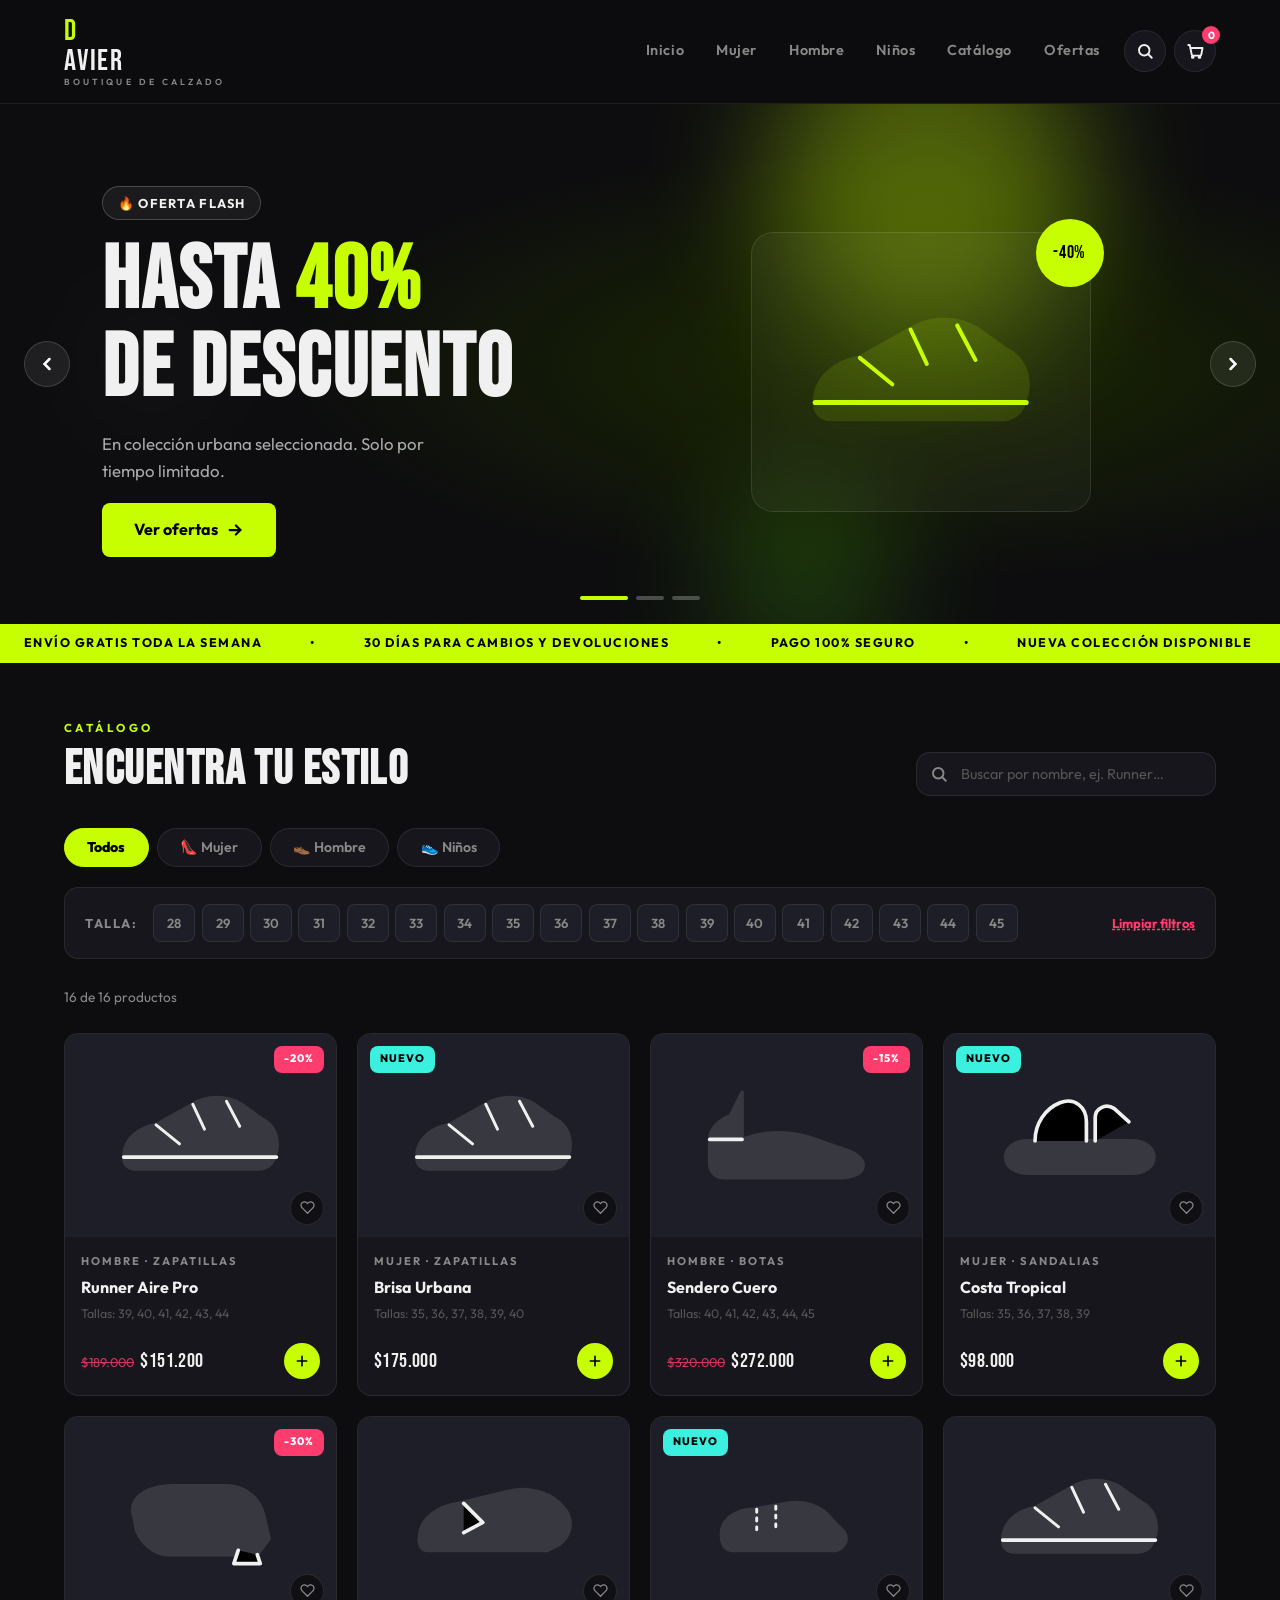
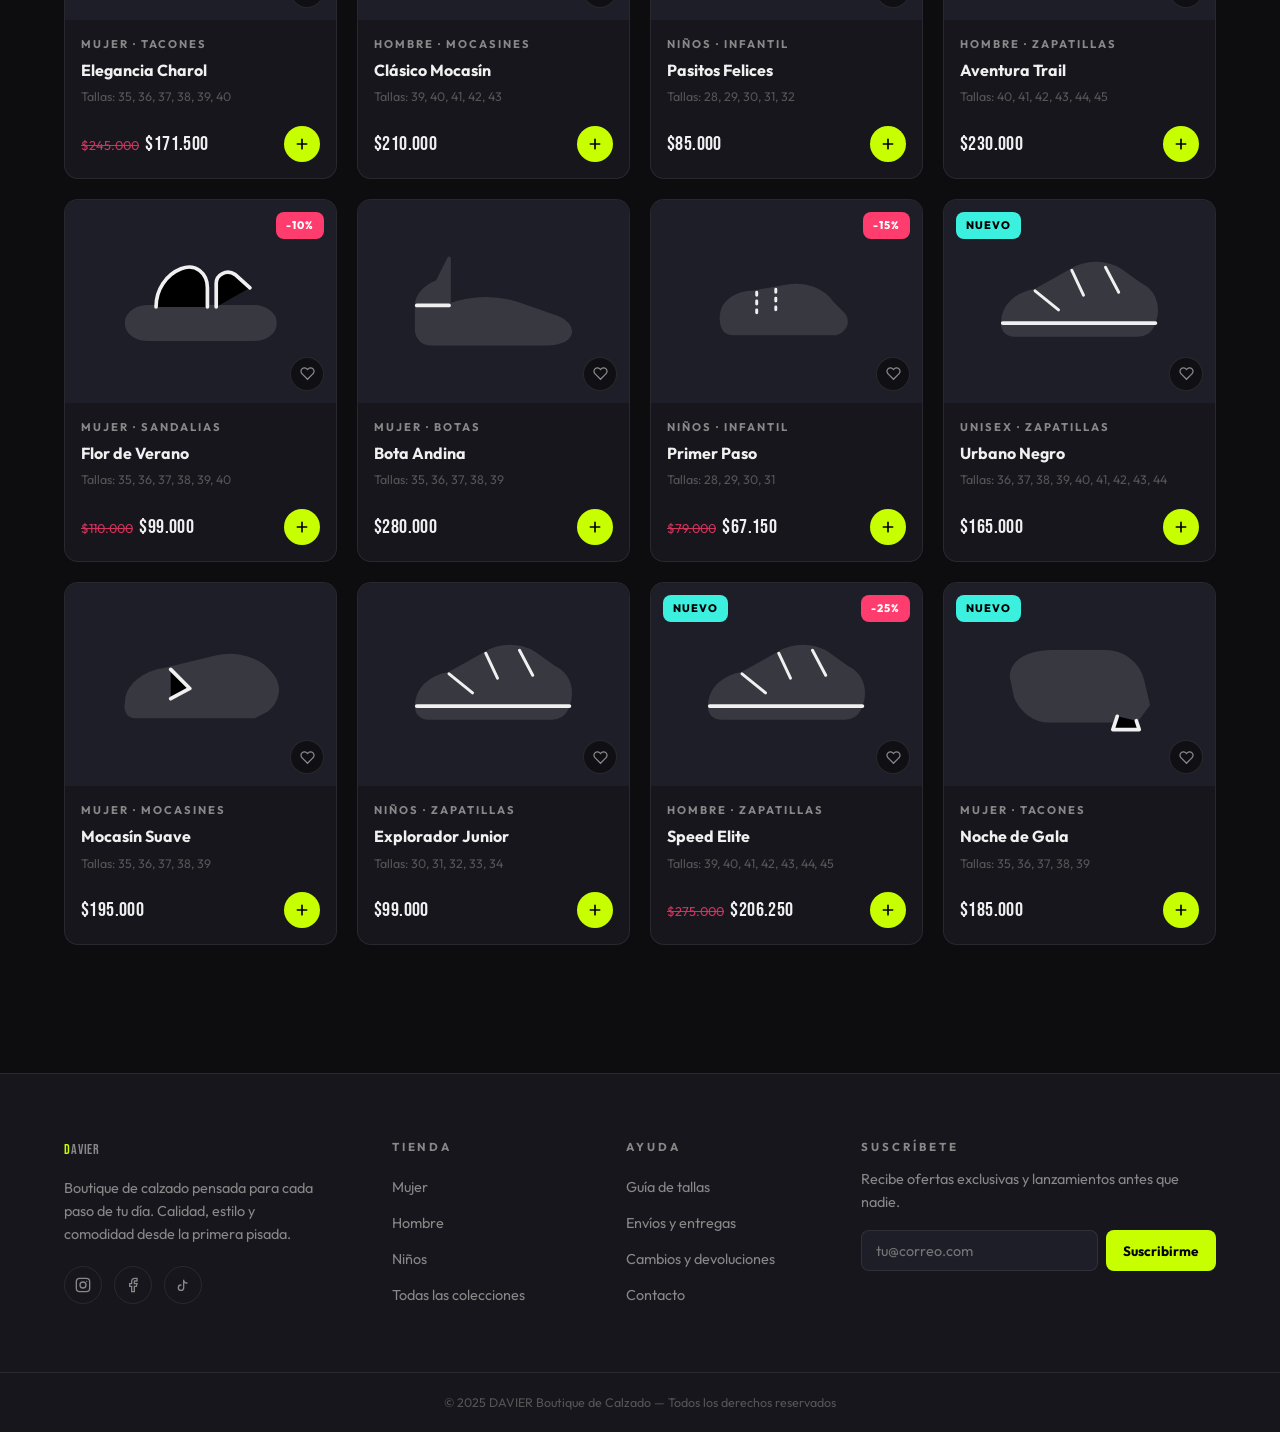
<file: davier/index.html>
<!DOCTYPE html>
<html lang="es">
<head>
  <meta charset="UTF-8" />
  <meta name="viewport" content="width=device-width, initial-scale=1.0" />
  <title>DAVIER — Boutique de Calzado</title>
  <meta name="description" content="Davier Boutique: calzado moderno para mujer, hombre y niños. Filtra por género y talla, busca tu modelo favorito y aprovecha nuestras ofertas." />
  <link rel="icon" href="data:image/svg+xml,<svg xmlns='http://www.w3.org/2000/svg' viewBox='0 0 100 100'><text y='.9em' font-size='90'>👟</text></svg>" />

  <!-- Fuentes -->
  <link rel="preconnect" href="https://fonts.googleapis.com" />
  <link rel="preconnect" href="https://fonts.gstatic.com" crossorigin />
  <link href="https://fonts.googleapis.com/css2?family=Bebas+Neue&family=Outfit:wght@400;500;600;700;800&display=swap" rel="stylesheet" />

  <!-- Estilos -->
  <link rel="stylesheet" href="css/main.css" />
  <link rel="stylesheet" href="css/hero.css" />
  <link rel="stylesheet" href="css/catalog.css" />
  <link rel="stylesheet" href="css/cart.css" />
  <link rel="stylesheet" href="css/checkout.css" />
</head>
<body>

  <!-- SVG Sprite: íconos de zapatos (reemplaza con <img> cuando tengas fotos reales) -->
  <svg style="display:none" aria-hidden="true">
    <symbol id="icon-sneaker" viewBox="0 0 120 70">
      <path d="M8 50C8 38 18 30 30 28L55 14C65 8 78 8 88 14L102 24C110 28 114 36 112 46L110 52C108 56 104 58 100 58L16 58C11 58 8 55 8 50Z" fill="currentColor" opacity=".12" stroke="currentColor" stroke-width="2.5" stroke-linejoin="round"/>
      <path d="M30 28L46 41M55 14L63 31M78 12L87 29" stroke="currentColor" stroke-width="2" stroke-linecap="round"/>
      <path d="M8 50L112 50" stroke="currentColor" stroke-width="2.5" stroke-linecap="round"/>
    </symbol>
    <symbol id="icon-boot" viewBox="0 0 120 70">
      <path d="M30 6L30 38C46 32 64 32 80 38L100 45C110 48 114 53 112 58C110 62 104 64 98 64L18 64C12 64 8 60 8 54L8 38C8 30 16 24 22 22L30 6Z" fill="currentColor" opacity=".12" stroke="currentColor" stroke-width="2.5" stroke-linejoin="round"/>
      <path d="M8 38L30 38" stroke="currentColor" stroke-width="2.5" stroke-linecap="round"/>
    </symbol>
    <symbol id="icon-sandal" viewBox="0 0 120 70">
      <path d="M10 50C10 57 17 61 25 61L96 61C104 61 111 57 111 50C111 43 104 39 96 39L25 39C17 39 10 43 10 50Z" fill="currentColor" opacity=".12" stroke="currentColor" stroke-width="2.5" stroke-linejoin="round"/>
      <path d="M30 39C30 27 37 17 47 13C57 9 65 16 65 26L65 39M71 39L71 23C71 17 78 13 84 17L94 26" stroke="currentColor" stroke-width="2.5" stroke-linecap="round" stroke-linejoin="round"/>
    </symbol>
    <symbol id="icon-heel" viewBox="0 0 120 70">
      <path d="M14 30C14 19 27 13 41 13L78 13C90 13 100 21 103 32L107 49L99 60L40 60C29 60 21 53 17 44L14 30Z" fill="currentColor" opacity=".12" stroke="currentColor" stroke-width="2.5" stroke-linejoin="round"/>
      <path d="M99 60L101 66L83 66L86 57" stroke="currentColor" stroke-width="2.5" stroke-linecap="round" stroke-linejoin="round"/>
    </symbol>
    <symbol id="icon-loafer" viewBox="0 0 120 70">
      <path d="M10 48C10 35 23 27 37 25L70 17C85 13 101 18 109 29C115 37 113 47 105 53L97 57L16 57C11 57 9 53 10 48Z" fill="currentColor" opacity=".12" stroke="currentColor" stroke-width="2.5" stroke-linejoin="round"/>
      <path d="M40 25L53 38L40 45" stroke="currentColor" stroke-width="2.5" stroke-linecap="round" stroke-linejoin="round"/>
    </symbol>
    <symbol id="icon-kids" viewBox="0 0 120 70">
      <path d="M16 46C16 35 27 29 38 29L61 25C73 23 85 27 91 36L99 44C103 49 100 55 94 57L24 57C18 57 16 52 16 46Z" fill="currentColor" opacity=".12" stroke="currentColor" stroke-width="2.5" stroke-linejoin="round"/>
      <path d="M40 29L40 44M53 27L53 44" stroke="currentColor" stroke-width="2" stroke-linecap="round" stroke-dasharray="2 4"/>
    </symbol>
  </svg>

  <!-- ===================== HEADER ===================== -->
  <header class="site-header" id="site-header">
    <div class="header-inner container">
      <a href="index.html" class="logo" aria-label="DAVIER inicio">
        <span class="logo-d">D</span>AVIER
        <small>Boutique de Calzado</small>
      </a>

      <button class="nav-toggle" id="nav-toggle" aria-expanded="false" aria-controls="main-nav" aria-label="Abrir menú">
        <span></span><span></span><span></span>
      </button>

      <nav class="main-nav" id="main-nav" aria-label="Navegación principal">
        <a href="#inicio">Inicio</a>
        <a href="#catalogo" data-gender-link="mujer">Mujer</a>
        <a href="#catalogo" data-gender-link="hombre">Hombre</a>
        <a href="#catalogo" data-gender-link="ninos">Niños</a>
        <a href="#catalogo" data-gender-link="todos">Catálogo</a>
        <a href="#ofertas">Ofertas</a>
      </nav>

      <div class="header-actions">
        <button class="icon-btn" id="search-toggle" aria-label="Buscar">
          <svg viewBox="0 0 24 24" fill="none" stroke="currentColor" stroke-width="2.5" stroke-linecap="round"><circle cx="11" cy="11" r="7"/><path d="M21 21l-4.3-4.3"/></svg>
        </button>
        <button class="icon-btn" id="cart-btn" aria-label="Carrito">
          <svg viewBox="0 0 24 24" fill="none" stroke="currentColor" stroke-width="2.5" stroke-linecap="round" stroke-linejoin="round"><path d="M3 4h2l2.6 12.6a2 2 0 002 1.6h8.8a2 2 0 002-1.6L22 8H6"/><circle cx="9" cy="20" r="1.2" fill="currentColor"/><circle cx="18" cy="20" r="1.2" fill="currentColor"/></svg>
          <span class="cart-badge" id="cart-badge">0</span>
        </button>
      </div>
    </div>
  </header>

  <main id="main-content">

    <!-- ===================== HERO / BANNERS ===================== -->
    <section id="inicio" class="hero-section" aria-label="Ofertas destacadas">
      <div class="hero-carousel" id="hero">
        <div class="hero-track" id="hero-track">

          <!-- Slide 1 -->
          <div class="hero-slide slide-1">
            <div class="hero-bg-shapes" aria-hidden="true">
              <div class="shape s1"></div><div class="shape s2"></div><div class="shape s3"></div>
            </div>
            <div class="hero-content">
              <span class="hero-tag">🔥 Oferta Flash</span>
              <h1 class="hero-title">Hasta <em>40%</em><br>de descuento</h1>
              <p class="hero-sub">En colección urbana seleccionada. Solo por tiempo limitado.</p>
              <a href="#catalogo" class="btn-hero">Ver ofertas <svg viewBox="0 0 20 20" fill="none" stroke="currentColor" stroke-width="2.5" stroke-linecap="round"><path d="M4 10h12M11 5l5 5-5 5"/></svg></a>
            </div>
            <div class="hero-visual" aria-hidden="true">
              <div class="shoe-frame">
                <svg class="shoe-svg" color="var(--accent)"><use href="#icon-sneaker"/></svg>
                <div class="price-bubble">-40%</div>
              </div>
            </div>
          </div>

          <!-- Slide 2 -->
          <div class="hero-slide slide-2">
            <div class="hero-bg-shapes" aria-hidden="true">
              <div class="shape s1"></div><div class="shape s2"></div><div class="shape s3"></div>
            </div>
            <div class="hero-content">
              <span class="hero-tag">✨ Nueva temporada</span>
              <h1 class="hero-title">Primavera<br><em>2025</em> Llegó</h1>
              <p class="hero-sub">Sandalias, mules y mocasines frescos para la nueva temporada.</p>
              <a href="#catalogo" class="btn-hero">Explorar <svg viewBox="0 0 20 20" fill="none" stroke="currentColor" stroke-width="2.5" stroke-linecap="round"><path d="M4 10h12M11 5l5 5-5 5"/></svg></a>
            </div>
            <div class="hero-visual" aria-hidden="true">
              <div class="shoe-frame">
                <svg class="shoe-svg" color="var(--accent2)"><use href="#icon-sandal"/></svg>
                <div class="price-bubble new-tag">NUEVO</div>
              </div>
            </div>
          </div>

          <!-- Slide 3 -->
          <div class="hero-slide slide-3">
            <div class="hero-bg-shapes" aria-hidden="true">
              <div class="shape s1"></div><div class="shape s2"></div><div class="shape s3"></div>
            </div>
            <div class="hero-content">
              <span class="hero-tag">🚚 Beneficio exclusivo</span>
              <h1 class="hero-title">Envío gratis<br><em>sin mínimo</em></h1>
              <p class="hero-sub">Esta semana: envío gratis a todo el país. Compra hoy y recibe en 48h.</p>
              <a href="#catalogo" class="btn-hero">Comprar ahora <svg viewBox="0 0 20 20" fill="none" stroke="currentColor" stroke-width="2.5" stroke-linecap="round"><path d="M4 10h12M11 5l5 5-5 5"/></svg></a>
            </div>
            <div class="hero-visual" aria-hidden="true">
              <div class="shoe-frame">
                <svg class="shoe-svg" color="var(--accent3)"><use href="#icon-boot"/></svg>
                <div class="price-bubble ship-tag">GRATIS</div>
              </div>
            </div>
          </div>

        </div><!-- /hero-track -->

        <button class="hero-arrow prev" id="hero-prev" aria-label="Anterior">
          <svg viewBox="0 0 24 24" fill="none" stroke="currentColor" stroke-width="3" stroke-linecap="round"><path d="M15 18l-6-6 6-6"/></svg>
        </button>
        <button class="hero-arrow next" id="hero-next" aria-label="Siguiente">
          <svg viewBox="0 0 24 24" fill="none" stroke="currentColor" stroke-width="3" stroke-linecap="round"><path d="M9 18l6-6-6-6"/></svg>
        </button>
        <div class="hero-dots" id="hero-dots" role="tablist">
          <button class="hero-dot active" role="tab" aria-selected="true" aria-label="Slide 1"></button>
          <button class="hero-dot" role="tab" aria-selected="false" aria-label="Slide 2"></button>
          <button class="hero-dot" role="tab" aria-selected="false" aria-label="Slide 3"></button>
        </div>
      </div><!-- /hero-carousel -->
    </section>

    <!-- Ticker -->
    <div class="ticker" aria-hidden="true">
      <div class="ticker-track">
        <span>Envío gratis toda la semana</span><span>•</span>
        <span>30 días para cambios y devoluciones</span><span>•</span>
        <span>Pago 100% seguro</span><span>•</span>
        <span>Nueva colección disponible</span><span>•</span>
        <span>Retiro en tienda sin costo</span><span>•</span>
        <span>Envío gratis toda la semana</span><span>•</span>
        <span>30 días para cambios y devoluciones</span><span>•</span>
        <span>Pago 100% seguro</span><span>•</span>
        <span>Nueva colección disponible</span><span>•</span>
        <span>Retiro en tienda sin costo</span><span>•</span>
      </div>
    </div>

    <!-- ===================== CATÁLOGO ===================== -->
    <section id="catalogo" class="catalog-section section" aria-label="Catálogo de calzado">
      <div class="container">
        <div class="catalog-header">
          <div>
            <p class="eyebrow">Catálogo</p>
            <h2>Encuentra tu estilo</h2>
          </div>
          <div class="search-wrap">
            <svg viewBox="0 0 24 24" fill="none" stroke="currentColor" stroke-width="2.5" stroke-linecap="round" aria-hidden="true"><circle cx="11" cy="11" r="7"/><path d="M21 21l-4.3-4.3"/></svg>
            <label for="search-input" style="position:absolute;width:1px;height:1px;overflow:hidden;clip:rect(0 0 0 0)">Buscar calzado</label>
            <input type="search" id="search-input" placeholder="Buscar por nombre, ej. Runner…" />
          </div>
        </div>

        <!-- Género tabs -->
        <div class="gender-tabs" id="gender-tabs" role="tablist" aria-label="Filtrar por género">
          <button class="gender-tab active" role="tab" aria-selected="true" data-gender="todos">Todos</button>
          <button class="gender-tab" role="tab" aria-selected="false" data-gender="mujer">👠 Mujer</button>
          <button class="gender-tab" role="tab" aria-selected="false" data-gender="hombre">👞 Hombre</button>
          <button class="gender-tab" role="tab" aria-selected="false" data-gender="ninos">👟 Niños</button>
        </div>

        <!-- Tallas -->
        <div class="size-row">
          <span class="size-label">Talla:</span>
          <div class="size-grid" id="size-grid" aria-label="Filtrar por talla">
            <!-- Tallas 28-45 generadas por JS -->
          </div>
          <button class="link-btn" id="clear-filters">Limpiar filtros</button>
        </div>

        <!-- Resultados -->
        <div class="results-bar">
          <p id="results-count"></p>
          <span id="ofertas"></span>
        </div>

        <!-- Grid de productos -->
        <div class="product-grid" id="product-grid"></div>

        <!-- Empty state -->
        <div class="empty-state" id="empty-state" hidden>
          <div class="empty-icon">🔍</div>
          <p>No encontramos resultados con esos filtros.</p>
          <button class="btn-primary" id="empty-clear">Limpiar filtros</button>
        </div>
      </div>
    </section>

  </main>

  <!-- ===================== FOOTER ===================== -->
  <footer class="site-footer">
    <div class="container footer-grid">
      <div class="footer-brand">
        <p class="logo-footer"><span>D</span>AVIER</p>
        <p>Boutique de calzado pensada para cada paso de tu día. Calidad, estilo y comodidad desde la primera pisada.</p>
        <div class="social-links">
          <a href="#" aria-label="Instagram">
            <svg viewBox="0 0 24 24" fill="none" stroke="currentColor" stroke-width="2" stroke-linecap="round"><rect x="2" y="2" width="20" height="20" rx="5"/><circle cx="12" cy="12" r="4.5"/><circle cx="17.5" cy="6.5" r="1" fill="currentColor" stroke="none"/></svg>
          </a>
          <a href="#" aria-label="Facebook">
            <svg viewBox="0 0 24 24" fill="none" stroke="currentColor" stroke-width="2" stroke-linecap="round"><path d="M18 2h-3a5 5 0 00-5 5v3H7v4h3v8h4v-8h3l1-4h-4V7a1 1 0 011-1h3z"/></svg>
          </a>
          <a href="#" aria-label="TikTok">
            <svg viewBox="0 0 24 24" fill="none" stroke="currentColor" stroke-width="2" stroke-linecap="round"><path d="M9 12a4 4 0 104 4V4a5 5 0 005 5"/></svg>
          </a>
        </div>
      </div>
      <div class="footer-col">
        <h4>Tienda</h4>
        <ul>
          <li><a href="#catalogo" data-gender-link="mujer">Mujer</a></li>
          <li><a href="#catalogo" data-gender-link="hombre">Hombre</a></li>
          <li><a href="#catalogo" data-gender-link="ninos">Niños</a></li>
          <li><a href="#catalogo">Todas las colecciones</a></li>
        </ul>
      </div>
      <div class="footer-col">
        <h4>Ayuda</h4>
        <ul>
          <li><a href="#">Guía de tallas</a></li>
          <li><a href="#">Envíos y entregas</a></li>
          <li><a href="#">Cambios y devoluciones</a></li>
          <li><a href="#">Contacto</a></li>
        </ul>
      </div>
      <div class="footer-newsletter">
        <h4>Suscríbete</h4>
        <p>Recibe ofertas exclusivas y lanzamientos antes que nadie.</p>
        <form class="newsletter-form" id="newsletter-form" novalidate>
          <input type="email" id="nl-email" placeholder="tu@correo.com" required />
          <button type="submit">Suscribirme</button>
        </form>
        <p class="nl-success" id="nl-success" hidden>¡Listo! Pronto recibirás novedades 🎉</p>
      </div>
    </div>
    <div class="footer-bottom">
      <div class="container">© 2025 DAVIER Boutique de Calzado — Todos los derechos reservados</div>
    </div>
  </footer>

  <!-- ===================== PANEL CARRITO (drawer) ===================== -->
  <div class="cart-overlay" id="cart-overlay" aria-hidden="true"></div>
  <aside class="cart-drawer" id="cart-drawer" aria-label="Carrito de compras" aria-hidden="true">
    <div class="cart-header">
      <h3>Tu carrito</h3>
      <button class="cart-close" id="cart-close" aria-label="Cerrar carrito">
        <svg viewBox="0 0 24 24" fill="none" stroke="currentColor" stroke-width="2.5" stroke-linecap="round"><path d="M18 6L6 18M6 6l12 12"/></svg>
      </button>
    </div>
    <div class="cart-body" id="cart-body">
      <!-- Ítems inyectados por JS -->
    </div>
    <div class="cart-footer" id="cart-footer" hidden>
      <div class="cart-subtotal">
        <span>Subtotal</span>
        <strong id="cart-total-price"></strong>
      </div>
      <button class="btn-checkout" id="btn-checkout">Ir al pago →</button>
    </div>
  </aside>

  <!-- ===================== MODAL CHECKOUT ===================== -->
  <div class="checkout-overlay" id="checkout-overlay" aria-hidden="true"></div>
  <div class="checkout-modal" id="checkout-modal" role="dialog" aria-modal="true" aria-label="Pasarela de pago" aria-hidden="true">
    <!-- Contenido inyectado por checkout.js -->
  </div>

  <!-- Scripts (orden importa: products → cart → catalog → checkout → app) -->
  <script src="js/products.js"></script>
  <script src="js/cart.js"></script>
  <script src="js/catalog.js"></script>
  <script src="js/checkout.js"></script>
  <script src="js/app.js"></script>
</body>
</html>
</file>
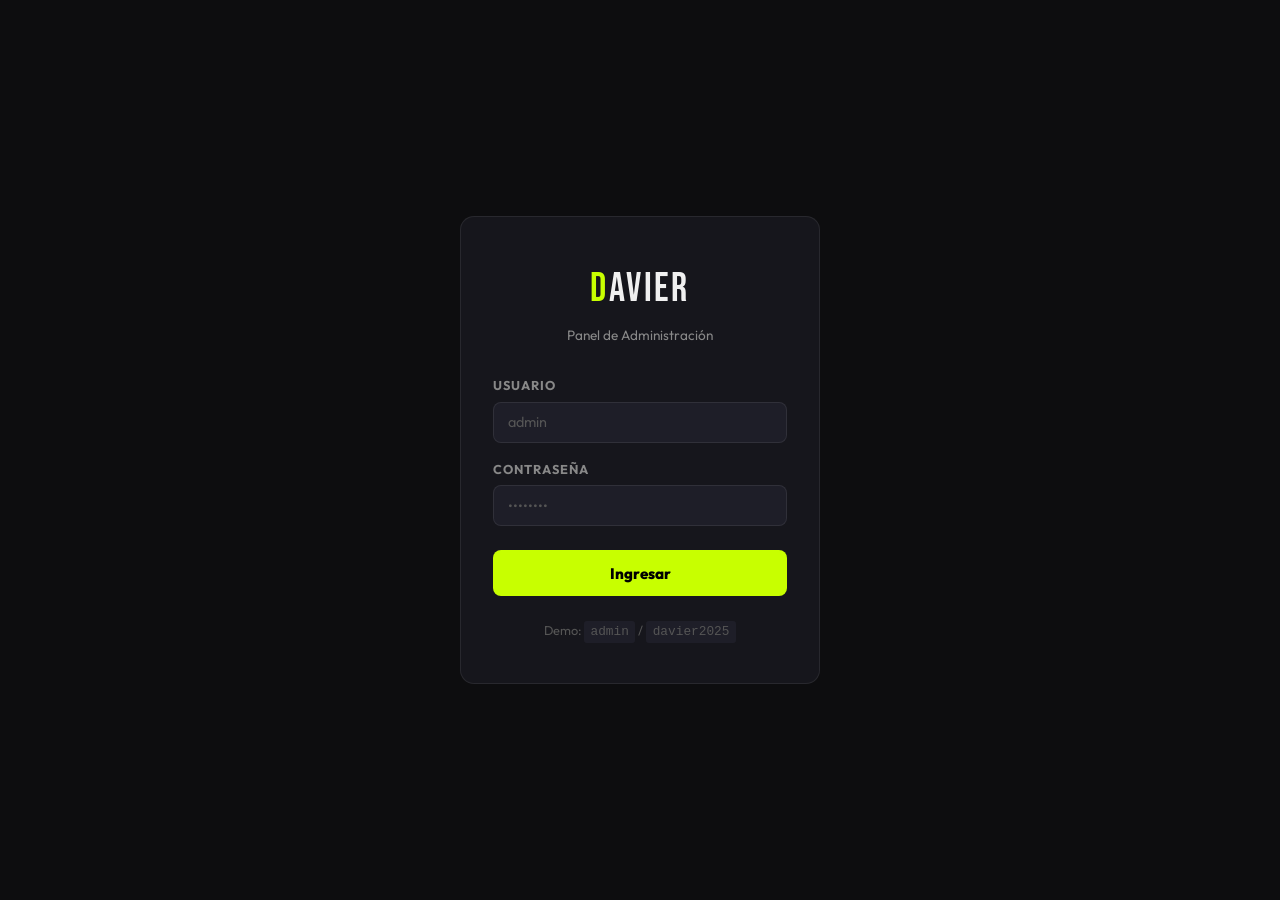
<file: davier/admin.html>
<!DOCTYPE html>
<html lang="es">
<head>
  <meta charset="UTF-8"/>
  <meta name="viewport" content="width=device-width, initial-scale=1.0"/>
  <title>DAVIER Admin — Panel de gestión</title>
  <link rel="preconnect" href="https://fonts.googleapis.com"/>
  <link rel="preconnect" href="https://fonts.gstatic.com" crossorigin/>
  <link href="https://fonts.googleapis.com/css2?family=Bebas+Neue&family=Outfit:wght@400;500;600;700;800&display=swap" rel="stylesheet"/>
  <link rel="stylesheet" href="css/admin.css"/>
</head>
<body>

  <!-- LOGIN SCREEN -->
  <div id="login-screen" class="login-screen">
    <div class="login-card">
      <div class="login-logo"><span>D</span>AVIER</div>
      <p class="login-subtitle">Panel de Administración</p>
      <form id="login-form" novalidate>
        <div class="form-group">
          <label for="adm-user">Usuario</label>
          <input type="text" id="adm-user" placeholder="admin" autocomplete="username"/>
        </div>
        <div class="form-group">
          <label for="adm-pass">Contraseña</label>
          <input type="password" id="adm-pass" placeholder="••••••••" autocomplete="current-password"/>
        </div>
        <p class="login-error" id="login-error" hidden>Usuario o contraseña incorrectos</p>
        <button type="submit" class="btn-login">Ingresar</button>
      </form>
      <p class="login-hint">Demo: <code>admin</code> / <code>davier2025</code></p>
    </div>
  </div>

  <!-- ADMIN PANEL -->
  <div id="admin-panel" class="admin-panel" hidden>

    <!-- Sidebar -->
    <aside class="adm-sidebar">
      <div class="adm-brand"><span>D</span>AVIER <small>Admin</small></div>
      <nav class="adm-nav">
        <button class="adm-nav-item active" data-section="dashboard">
          <svg viewBox="0 0 24 24"><rect x="3" y="3" width="7" height="7" rx="1"/><rect x="14" y="3" width="7" height="7" rx="1"/><rect x="3" y="14" width="7" height="7" rx="1"/><rect x="14" y="14" width="7" height="7" rx="1"/></svg>
          Dashboard
        </button>
        <button class="adm-nav-item" data-section="products">
          <svg viewBox="0 0 24 24"><path d="M20.59 13.41l-7.17 7.17a2 2 0 01-2.83 0L2 12V2h10l8.59 8.59a2 2 0 010 2.82z"/><circle cx="7" cy="7" r="1.5" fill="currentColor" stroke="none"/></svg>
          Productos
        </button>
        <button class="adm-nav-item" data-section="banners">
          <svg viewBox="0 0 24 24"><rect x="2" y="5" width="20" height="14" rx="2"/><path d="M2 10h20"/></svg>
          Banners / Ofertas
        </button>
        <button class="adm-nav-item" data-section="orders">
          <svg viewBox="0 0 24 24"><path d="M9 5H7a2 2 0 00-2 2v12a2 2 0 002 2h10a2 2 0 002-2V7a2 2 0 00-2-2h-2M9 5a2 2 0 002 2h2a2 2 0 002-2M9 5a2 2 0 012-2h2a2 2 0 012 2"/></svg>
          Órdenes
        </button>
        <button class="adm-nav-item" data-section="settings">
          <svg viewBox="0 0 24 24"><circle cx="12" cy="12" r="3"/><path d="M19.4 15a1.65 1.65 0 00.33 1.82l.06.06a2 2 0 010 2.83 2 2 0 01-2.83 0l-.06-.06a1.65 1.65 0 00-1.82-.33 1.65 1.65 0 00-1 1.51V21a2 2 0 01-4 0v-.09A1.65 1.65 0 009 19.4a1.65 1.65 0 00-1.82.33l-.06.06a2 2 0 01-2.83-2.83l.06-.06A1.65 1.65 0 004.68 15a1.65 1.65 0 00-1.51-1H3a2 2 0 010-4h.09A1.65 1.65 0 004.6 9a1.65 1.65 0 00-.33-1.82l-.06-.06a2 2 0 012.83-2.83l.06.06A1.65 1.65 0 009 4.68a1.65 1.65 0 001-1.51V3a2 2 0 014 0v.09a1.65 1.65 0 001 1.51 1.65 1.65 0 001.82-.33l.06-.06a2 2 0 012.83 2.83l-.06.06A1.65 1.65 0 0019.4 9a1.65 1.65 0 001.51 1H21a2 2 0 010 4h-.09a1.65 1.65 0 00-1.51 1z"/></svg>
          Configuración
        </button>
      </nav>
      <div class="adm-sidebar-footer">
        <a href="index.html" target="_blank" class="btn-view-site">
          <svg viewBox="0 0 24 24" fill="none" stroke="currentColor" stroke-width="2" stroke-linecap="round"><path d="M18 13v6a2 2 0 01-2 2H5a2 2 0 01-2-2V8a2 2 0 012-2h6"/><polyline points="15 3 21 3 21 9"/><line x1="10" y1="14" x2="21" y2="3"/></svg>
          Ver tienda
        </a>
        <button class="btn-logout" id="btn-logout">
          <svg viewBox="0 0 24 24" fill="none" stroke="currentColor" stroke-width="2" stroke-linecap="round"><path d="M9 21H5a2 2 0 01-2-2V5a2 2 0 012-2h4M16 17l5-5-5-5M21 12H9"/></svg>
          Cerrar sesión
        </button>
      </div>
    </aside>

    <!-- Contenido principal -->
    <main class="adm-main">
      <div class="adm-topbar">
        <h1 class="adm-page-title" id="adm-page-title">Dashboard</h1>
        <div class="adm-user-pill">
          <span class="adm-avatar">A</span>
          <span>admin</span>
        </div>
      </div>

      <!-- ====== DASHBOARD ====== -->
      <section class="adm-section" id="sec-dashboard">
        <div class="stats-grid">
          <div class="stat-card">
            <div class="stat-icon green">💰</div>
            <div>
              <p class="stat-label">Ingresos del mes</p>
              <p class="stat-val">$4.280.000</p>
              <p class="stat-change up">+12% vs mes anterior</p>
            </div>
          </div>
          <div class="stat-card">
            <div class="stat-icon blue">📦</div>
            <div>
              <p class="stat-label">Órdenes totales</p>
              <p class="stat-val">147</p>
              <p class="stat-change up">+8 esta semana</p>
            </div>
          </div>
          <div class="stat-card">
            <div class="stat-icon yellow">👟</div>
            <div>
              <p class="stat-label">Productos activos</p>
              <p class="stat-val" id="dash-product-count">16</p>
              <p class="stat-change">En catálogo</p>
            </div>
          </div>
          <div class="stat-card">
            <div class="stat-icon pink">⭐</div>
            <div>
              <p class="stat-label">Calificación media</p>
              <p class="stat-val">4.8</p>
              <p class="stat-change up">Excelente</p>
            </div>
          </div>
        </div>

        <div class="adm-row">
          <div class="adm-card" style="flex:2">
            <div class="adm-card-header">
              <h3>Órdenes recientes</h3>
            </div>
            <table class="adm-table">
              <thead><tr><th>Orden</th><th>Cliente</th><th>Producto</th><th>Total</th><th>Estado</th></tr></thead>
              <tbody id="recent-orders-tbody">
                <!-- Generado por JS -->
              </tbody>
            </table>
          </div>
          <div class="adm-card" style="flex:1">
            <div class="adm-card-header"><h3>Top productos</h3></div>
            <div id="top-products-list" class="top-products"></div>
          </div>
        </div>
      </section>

      <!-- ====== PRODUCTOS ====== -->
      <section class="adm-section" id="sec-products" hidden>
        <div class="adm-card">
          <div class="adm-card-header">
            <h3>Gestión de Productos</h3>
            <button class="btn-adm-primary" id="btn-new-product">+ Nuevo producto</button>
          </div>

          <!-- Formulario de producto -->
          <div class="product-form-wrap" id="product-form-wrap" hidden>
            <div class="product-form" id="product-form">
              <h4 id="product-form-title">Nuevo producto</h4>
              <input type="hidden" id="pf-id"/>
              <div class="form-grid">
                <div class="form-group">
                  <label>Nombre del producto</label>
                  <input type="text" id="pf-name" placeholder="Ej. Runner Elite"/>
                </div>
                <div class="form-group">
                  <label>Categoría</label>
                  <select id="pf-category">
                    <option>Zapatillas</option><option>Botas</option><option>Sandalias</option>
                    <option>Tacones</option><option>Mocasines</option><option>Infantil</option>
                  </select>
                </div>
                <div class="form-group">
                  <label>Género</label>
                  <select id="pf-gender">
                    <option value="mujer">Mujer</option>
                    <option value="hombre">Hombre</option>
                    <option value="ninos">Niños</option>
                    <option value="unisex">Unisex</option>
                  </select>
                </div>
                <div class="form-group">
                  <label>Ícono</label>
                  <select id="pf-icon">
                    <option value="sneaker">Zapatilla</option><option value="boot">Bota</option>
                    <option value="sandal">Sandalia</option><option value="heel">Tacón</option>
                    <option value="loafer">Mocasín</option><option value="kids">Infantil</option>
                  </select>
                </div>
                <div class="form-group">
                  <label>Precio base (COP)</label>
                  <input type="number" id="pf-price" placeholder="Ej. 189000" min="0"/>
                </div>
                <div class="form-group">
                  <label>Descuento (%)</label>
                  <input type="number" id="pf-discount" placeholder="0" min="0" max="80"/>
                </div>
                <div class="form-group" style="grid-column:1/-1">
                  <label>Tallas disponibles (separadas por coma)</label>
                  <input type="text" id="pf-sizes" placeholder="Ej. 36, 37, 38, 39, 40"/>
                </div>
                <div class="form-group" style="grid-column:1/-1">
                  <label class="toggle-label">
                    <input type="checkbox" id="pf-isnew"/> Marcar como NUEVO
                  </label>
                </div>
              </div>
              <div class="form-actions">
                <button class="btn-adm-secondary" id="btn-cancel-product">Cancelar</button>
                <button class="btn-adm-primary" id="btn-save-product">Guardar producto</button>
              </div>
            </div>
          </div>

          <!-- Tabla de productos -->
          <table class="adm-table" id="products-table">
            <thead>
              <tr>
                <th>ID</th><th>Nombre</th><th>Género</th><th>Categoría</th>
                <th>Precio</th><th>Desc.</th><th>Tallas</th><th>Nuevo</th><th>Acciones</th>
              </tr>
            </thead>
            <tbody id="products-tbody"></tbody>
          </table>
        </div>
      </section>

      <!-- ====== BANNERS / OFERTAS ====== -->
      <section class="adm-section" id="sec-banners" hidden>
        <div class="adm-card">
          <div class="adm-card-header">
            <h3>Gestión de Banners y Ofertas</h3>
            <button class="btn-adm-primary" id="btn-new-banner">+ Nuevo banner</button>
          </div>

          <div class="banner-form-wrap" id="banner-form-wrap" hidden>
            <div class="product-form">
              <h4 id="banner-form-title">Nuevo banner</h4>
              <input type="hidden" id="bf-id"/>
              <div class="form-grid">
                <div class="form-group">
                  <label>Etiqueta (ej. "🔥 Oferta Flash")</label>
                  <input type="text" id="bf-tag" placeholder="🔥 Oferta Flash"/>
                </div>
                <div class="form-group">
                  <label>Título principal</label>
                  <input type="text" id="bf-title" placeholder="Ej. Hasta 40% de descuento"/>
                </div>
                <div class="form-group" style="grid-column:1/-1">
                  <label>Subtítulo</label>
                  <input type="text" id="bf-subtitle" placeholder="Descripción breve del banner"/>
                </div>
                <div class="form-group">
                  <label>Texto del botón</label>
                  <input type="text" id="bf-btn" placeholder="Ver ofertas"/>
                </div>
                <div class="form-group">
                  <label>Ícono del zapato</label>
                  <select id="bf-icon">
                    <option value="sneaker">Zapatilla</option><option value="boot">Bota</option>
                    <option value="sandal">Sandalia</option><option value="heel">Tacón</option>
                    <option value="loafer">Mocasín</option>
                  </select>
                </div>
                <div class="form-group">
                  <label>Badge (ej. -40%)</label>
                  <input type="text" id="bf-badge" placeholder="-40%"/>
                </div>
                <div class="form-group">
                  <label>Tema de color</label>
                  <select id="bf-theme">
                    <option value="lime">Lima (verde)</option>
                    <option value="pink">Rosa/Rojo</option>
                    <option value="cyan">Cyan (azul)</option>
                  </select>
                </div>
                <div class="form-group">
                  <label class="toggle-label">
                    <input type="checkbox" id="bf-active" checked/> Banner activo
                  </label>
                </div>
              </div>
              <div class="form-actions">
                <button class="btn-adm-secondary" id="btn-cancel-banner">Cancelar</button>
                <button class="btn-adm-primary" id="btn-save-banner">Guardar banner</button>
              </div>
            </div>
          </div>

          <table class="adm-table">
            <thead><tr><th>Etiqueta</th><th>Título</th><th>Badge</th><th>Tema</th><th>Estado</th><th>Acciones</th></tr></thead>
            <tbody id="banners-tbody"></tbody>
          </table>
        </div>
      </section>

      <!-- ====== ÓRDENES ====== -->
      <section class="adm-section" id="sec-orders" hidden>
        <div class="adm-card">
          <div class="adm-card-header"><h3>Historial de Órdenes</h3></div>
          <table class="adm-table">
            <thead><tr><th>Orden</th><th>Fecha</th><th>Cliente</th><th>Ciudad</th><th>Total</th><th>Estado</th><th>Acción</th></tr></thead>
            <tbody id="orders-tbody"></tbody>
          </table>
        </div>
      </section>

      <!-- ====== CONFIGURACIÓN ====== -->
      <section class="adm-section" id="sec-settings" hidden>
        <div class="adm-card" style="max-width:560px">
          <div class="adm-card-header"><h3>Configuración de la tienda</h3></div>
          <div class="settings-form">
            <div class="form-group">
              <label>Nombre de la tienda</label>
              <input type="text" id="cfg-name" value="DAVIER Boutique de Calzado"/>
            </div>
            <div class="form-group">
              <label>Correo de contacto</label>
              <input type="email" id="cfg-email" value="ventas@davier.co"/>
            </div>
            <div class="form-group">
              <label>Ciudad principal</label>
              <input type="text" id="cfg-city" value="Barranquilla, Colombia"/>
            </div>
            <div class="form-group">
              <label>WhatsApp de ventas</label>
              <input type="text" id="cfg-whatsapp" value="+57 311 000 0000"/>
            </div>
            <div class="form-group">
              <label>Mensaje del ticker (separar con •)</label>
              <input type="text" id="cfg-ticker" value="Envío gratis toda la semana • 30 días para cambios • Pago seguro"/>
            </div>
            <div class="form-group">
              <label class="toggle-label">
                <input type="checkbox" id="cfg-envio" checked/> Mostrar banner "Envío gratis"
              </label>
            </div>
            <div class="form-actions">
              <button class="btn-adm-primary" id="btn-save-settings">Guardar cambios</button>
            </div>
            <p class="settings-saved" id="settings-saved" hidden>✓ Cambios guardados</p>
          </div>
        </div>

        <div class="adm-card" style="max-width:560px;margin-top:1.5rem">
          <div class="adm-card-header"><h3>Cambiar contraseña</h3></div>
          <div class="settings-form">
            <div class="form-group">
              <label>Contraseña actual</label>
              <input type="password" id="cfg-old-pass" placeholder="••••••••"/>
            </div>
            <div class="form-group">
              <label>Nueva contraseña</label>
              <input type="password" id="cfg-new-pass" placeholder="••••••••"/>
            </div>
            <div class="form-actions">
              <button class="btn-adm-primary" id="btn-change-pass">Cambiar contraseña</button>
            </div>
            <p class="settings-saved" id="pass-changed" hidden>✓ Contraseña actualizada</p>
          </div>
        </div>
      </section>

    </main>
  </div><!-- /admin-panel -->

  <script src="js/products.js"></script>
  <script src="js/admin.js"></script>
</body>
</html>
</file>
<file: davier/css/main.css>
/* ================================================================
   DAVIER — main.css
   Variables globales, reset, header, footer, ticker, utilidades
   ================================================================ */

@import url('https://fonts.googleapis.com/css2?family=Bebas+Neue&family=Outfit:wght@400;500;600;700;800&display=swap');

/* ----------------------------------------------------------------
   Variables de diseño – cambiar aquí afecta todo el sitio
   ---------------------------------------------------------------- */
:root {
  /* Paleta principal */
  --bg:          #0d0d0f;          /* Fondo negro profundo */
  --bg-2:        #16161c;          /* Tarjetas / superficies */
  --bg-3:        #1e1e28;          /* Hover de superficies */
  --border:      rgba(255,255,255,.08);

  --accent:      #c8ff00;          /* Verde lima eléctrico (CTA) */
  --accent-dark: #a8d900;
  --accent2:     #ff3c6e;          /* Rosa/rojo neón (badges, precio viejo) */
  --accent3:     #3cf0e0;          /* Cyan (envío, info) */

  --text:        #f0f0f0;
  --text-muted:  #888;
  --text-dim:    #555;

  /* Tipografías */
  --font-display: 'Bebas Neue', sans-serif;
  --font-body:    'Outfit', sans-serif;

  /* Espaciado y radios */
  --container:   1200px;
  --r-sm:        8px;
  --r-md:        14px;
  --r-lg:        22px;

  /* Sombras */
  --shadow-card: 0 4px 24px rgba(0,0,0,.45);
  --glow-accent: 0 0 20px rgba(200,255,0,.25);
  --glow-pink:   0 0 20px rgba(255,60,110,.3);
}

/* ----------------------------------------------------------------
   Reset
   ---------------------------------------------------------------- */
*, *::before, *::after { margin: 0; padding: 0; box-sizing: border-box; }
html { scroll-behavior: smooth; scroll-padding-top: 80px; font-size: 16px; }
body {
  font-family: var(--font-body);
  background: var(--bg);
  color: var(--text);
  line-height: 1.6;
  overflow-x: hidden;
}
img, svg { display: block; max-width: 100%; }
ul { list-style: none; }
a { color: inherit; text-decoration: none; }
button, input { font-family: inherit; }
button { cursor: pointer; border: none; background: none; }

/* ----------------------------------------------------------------
   Utilidades
   ---------------------------------------------------------------- */
.container { max-width: var(--container); margin: 0 auto; padding: 0 1.5rem; }
.section { padding: 4rem 0; }
.visually-hidden { position: absolute !important; width: 1px; height: 1px; overflow: hidden; clip: rect(0 0 0 0); white-space: nowrap; }

.eyebrow {
  font-family: var(--font-body);
  font-size: .72rem;
  font-weight: 700;
  letter-spacing: .3em;
  text-transform: uppercase;
  color: var(--accent);
  margin-bottom: .5rem;
}
h2 {
  font-family: var(--font-display);
  font-size: clamp(2rem, 5vw, 3rem);
  text-transform: uppercase;
  letter-spacing: .03em;
  line-height: 1.05;
}

/* Botón primario */
.btn-primary {
  display: inline-flex;
  align-items: center;
  gap: .5rem;
  background: var(--accent);
  color: #000;
  font-weight: 700;
  font-size: .95rem;
  padding: .85rem 2rem;
  border-radius: var(--r-sm);
  transition: background .2s, transform .2s, box-shadow .2s;
}
.btn-primary:hover { background: var(--accent-dark); transform: translateY(-2px); box-shadow: var(--glow-accent); }

/* focus visible global */
a:focus-visible, button:focus-visible, input:focus-visible {
  outline: 3px solid var(--accent);
  outline-offset: 3px;
}

/* ----------------------------------------------------------------
   HEADER
   ---------------------------------------------------------------- */
.site-header {
  position: sticky;
  top: 0;
  z-index: 200;
  background: rgba(13,13,15,.85);
  backdrop-filter: blur(18px);
  -webkit-backdrop-filter: blur(18px);
  border-bottom: 1px solid var(--border);
  transition: background .3s;
}
.site-header.scrolled { background: rgba(13,13,15,.97); }

.header-inner {
  display: flex;
  align-items: center;
  gap: 1.5rem;
  padding: 1rem 1.5rem;
}

/* Logo */
.logo {
  font-family: var(--font-display);
  font-size: 1.9rem;
  letter-spacing: .06em;
  color: var(--text);
  display: flex;
  flex-direction: column;
  line-height: 1;
  text-decoration: none;
  flex-shrink: 0;
}
.logo .logo-d { color: var(--accent); }
.logo small {
  font-family: var(--font-body);
  font-size: .55rem;
  font-weight: 600;
  letter-spacing: .35em;
  text-transform: uppercase;
  color: var(--text-muted);
  margin-top: 1px;
}

/* Nav */
.main-nav {
  display: flex;
  gap: 2rem;
  margin-left: auto;
}
.main-nav a {
  font-weight: 600;
  font-size: .9rem;
  letter-spacing: .04em;
  color: var(--text-muted);
  transition: color .2s;
  position: relative;
  padding-bottom: 2px;
}
.main-nav a::after {
  content: '';
  position: absolute; left: 0; bottom: -2px;
  width: 0; height: 2px;
  background: var(--accent);
  transition: width .2s;
}
.main-nav a:hover { color: var(--text); }
.main-nav a:hover::after { width: 100%; }

/* Header actions */
.header-actions { display: flex; gap: .5rem; }
.icon-btn {
  width: 42px; height: 42px;
  border-radius: 50%;
  border: 1px solid var(--border);
  background: var(--bg-2);
  color: var(--text);
  display: flex; align-items: center; justify-content: center;
  position: relative;
  transition: background .2s, border-color .2s;
}
.icon-btn svg { width: 18px; height: 18px; }
.icon-btn:hover { background: var(--bg-3); border-color: var(--accent); }

.cart-badge {
  position: absolute; top: -5px; right: -5px;
  background: var(--accent2);
  color: #fff;
  width: 18px; height: 18px;
  border-radius: 50%;
  font-size: .65rem;
  font-weight: 800;
  display: flex; align-items: center; justify-content: center;
}
.cart-badge.bump { animation: bump .35s ease; }
@keyframes bump { 0%{transform:scale(1)} 45%{transform:scale(1.5)} 100%{transform:scale(1)} }

/* Mobile nav toggle */
.nav-toggle {
  display: none;
  flex-direction: column;
  justify-content: center;
  gap: 5px;
  width: 42px; height: 42px;
  border-radius: var(--r-sm);
  border: 1px solid var(--border);
  background: var(--bg-2);
  padding: 0 10px;
  margin-left: auto;
}
.nav-toggle span {
  display: block; height: 2px;
  background: var(--text);
  border-radius: 2px;
  transition: transform .25s ease, opacity .25s ease;
}
.nav-toggle.open span:nth-child(1) { transform: translateY(7px) rotate(45deg); }
.nav-toggle.open span:nth-child(2) { opacity: 0; }
.nav-toggle.open span:nth-child(3) { transform: translateY(-7px) rotate(-45deg); }

@media (max-width: 860px) {
  .nav-toggle { display: flex; order: 3; }
  .main-nav {
    order: 5; flex-basis: 100%;
    flex-direction: column; gap: 0;
    max-height: 0; overflow: hidden;
    transition: max-height .3s ease;
    border-top: 1px solid transparent;
  }
  .main-nav.open { max-height: 300px; border-top-color: var(--border); padding: .5rem 0; }
  .main-nav a { padding: .7rem 0; border-bottom: 1px solid var(--border); color: var(--text); }
  .header-inner { flex-wrap: wrap; }
}

/* ----------------------------------------------------------------
   TICKER
   ---------------------------------------------------------------- */
.ticker {
  overflow: hidden;
  background: var(--accent);
  padding: .6rem 0;
}
.ticker-track {
  display: flex;
  width: max-content;
  animation: marquee 30s linear infinite;
}
.ticker-track span {
  font-size: .78rem;
  font-weight: 700;
  letter-spacing: .12em;
  text-transform: uppercase;
  color: #000;
  padding: 0 1.5rem;
  white-space: nowrap;
}
@keyframes marquee { from { transform: translateX(0) } to { transform: translateX(-50%) } }
@media (prefers-reduced-motion: reduce) { .ticker-track { animation: none; } }

/* ----------------------------------------------------------------
   FOOTER
   ---------------------------------------------------------------- */
.site-footer {
  background: var(--bg-2);
  border-top: 1px solid var(--border);
  margin-top: 4rem;
}
.footer-grid {
  display: grid;
  grid-template-columns: 1.5fr 1fr 1fr 1.6fr;
  gap: 3rem;
  padding: 4rem 1.5rem;
}
.logo-footer {
  font-family: var(--font-display);
  font-size: 2.2rem;
  letter-spacing: .06em;
  color: var(--text);
  margin-bottom: 1rem;
}
.logo-footer span { color: var(--accent); }
.footer-brand p { color: var(--text-muted); font-size: .9rem; max-width: 28ch; }
.social-links { display: flex; gap: .75rem; margin-top: 1.25rem; }
.social-links a {
  width: 38px; height: 38px;
  border: 1px solid var(--border);
  border-radius: 50%;
  display: flex; align-items: center; justify-content: center;
  color: var(--text-muted);
  transition: border-color .2s, color .2s;
}
.social-links a svg { width: 16px; height: 16px; }
.social-links a:hover { border-color: var(--accent); color: var(--accent); }

.footer-col h4 {
  font-size: .72rem;
  font-weight: 700;
  letter-spacing: .25em;
  text-transform: uppercase;
  color: var(--text-muted);
  margin-bottom: 1.1rem;
}
.footer-col ul { display: flex; flex-direction: column; gap: .65rem; }
.footer-col a { color: var(--text-muted); font-size: .9rem; transition: color .2s; }
.footer-col a:hover { color: var(--accent); }

.footer-newsletter h4 {
  font-size: .72rem;
  font-weight: 700;
  letter-spacing: .25em;
  text-transform: uppercase;
  color: var(--text-muted);
  margin-bottom: .75rem;
}
.footer-newsletter > p { color: var(--text-muted); font-size: .9rem; margin-bottom: 1rem; }
.newsletter-form { display: flex; gap: .5rem; }
.newsletter-form input {
  flex: 1;
  background: var(--bg-3);
  border: 1px solid var(--border);
  border-radius: var(--r-sm);
  padding: .65rem .9rem;
  color: var(--text);
  font-size: .9rem;
}
.newsletter-form input:focus { outline: none; border-color: var(--accent); }
.newsletter-form button {
  background: var(--accent);
  color: #000;
  font-weight: 700;
  font-size: .85rem;
  padding: .65rem 1.1rem;
  border-radius: var(--r-sm);
  white-space: nowrap;
  transition: background .2s;
}
.newsletter-form button:hover { background: var(--accent-dark); }
.nl-success { margin-top: .6rem; font-size: .85rem; color: var(--accent3); }

.footer-bottom {
  border-top: 1px solid var(--border);
  padding: 1.25rem 1.5rem;
  text-align: center;
  font-size: .78rem;
  color: var(--text-dim);
}

@media (max-width: 900px) { .footer-grid { grid-template-columns: repeat(2, 1fr); } }
@media (max-width: 560px) { .footer-grid { grid-template-columns: 1fr; } }
</file>
<file: davier/css/hero.css>
/* ================================================================
   DAVIER — hero.css
   Banner principal con carrusel
   ================================================================ */

.hero-section { overflow: hidden; }

.hero-carousel {
  position: relative;
  overflow: hidden;
  min-height: 520px;
}

.hero-track {
  display: flex;
  transition: transform .65s cubic-bezier(.76,0,.24,1);
}

/* ---- Slide base ---- */
.hero-slide {
  min-width: 100%;
  display: grid;
  grid-template-columns: 1fr 1fr;
  align-items: center;
  gap: 3rem;
  padding: 5rem 8% 4rem;
  position: relative;
  overflow: hidden;
  min-height: 520px;
}

/* Slide backgrounds */
.slide-1 { background: radial-gradient(ellipse 80% 70% at 70% 50%, #1a2800 0%, #0d0d0f 60%); }
.slide-2 { background: radial-gradient(ellipse 80% 70% at 70% 50%, #280014 0%, #0d0d0f 60%); }
.slide-3 { background: radial-gradient(ellipse 80% 70% at 70% 50%, #001a28 0%, #0d0d0f 60%); }

/* Background shapes */
.hero-bg-shapes { position: absolute; inset: 0; pointer-events: none; }
.shape {
  position: absolute;
  border-radius: 50%;
  filter: blur(60px);
  opacity: .35;
}
.slide-1 .shape.s1 { width: 320px; height: 320px; background: #c8ff00; top: -80px; right: 15%; }
.slide-1 .shape.s2 { width: 180px; height: 180px; background: #66ff00; bottom: -40px; right: 30%; opacity:.2; }
.slide-1 .shape.s3 { width: 100px; height: 100px; background: #fff; top: 40%; left: 8%; opacity:.05; }

.slide-2 .shape.s1 { width: 320px; height: 320px; background: #ff3c6e; top: -80px; right: 15%; }
.slide-2 .shape.s2 { width: 180px; height: 180px; background: #ff0055; bottom: -40px; right: 30%; opacity:.2; }
.slide-2 .shape.s3 { width: 100px; height: 100px; background: #fff; top: 40%; left: 8%; opacity:.05; }

.slide-3 .shape.s1 { width: 320px; height: 320px; background: #3cf0e0; top: -80px; right: 15%; }
.slide-3 .shape.s2 { width: 180px; height: 180px; background: #00e5d0; bottom: -40px; right: 30%; opacity:.2; }
.slide-3 .shape.s3 { width: 100px; height: 100px; background: #fff; top: 40%; left: 8%; opacity:.05; }

/* ---- Contenido ---- */
.hero-content {
  position: relative;
  z-index: 2;
  display: flex;
  flex-direction: column;
  gap: 1.1rem;
}

.hero-tag {
  display: inline-flex;
  align-items: center;
  gap: .4rem;
  font-size: .8rem;
  font-weight: 700;
  letter-spacing: .1em;
  text-transform: uppercase;
  border: 1px solid rgba(255,255,255,.2);
  border-radius: 100px;
  padding: .35rem .9rem;
  width: fit-content;
  background: rgba(255,255,255,.06);
  backdrop-filter: blur(8px);
}

.hero-title {
  font-family: var(--font-display);
  font-size: clamp(3rem, 7vw, 5.5rem);
  line-height: 1;
  letter-spacing: .02em;
  text-transform: uppercase;
}
.slide-1 .hero-title em { color: var(--accent); font-style: normal; }
.slide-2 .hero-title em { color: var(--accent2); font-style: normal; }
.slide-3 .hero-title em { color: var(--accent3); font-style: normal; }

.hero-sub { color: rgba(255,255,255,.65); max-width: 34ch; font-size: 1.05rem; }

.btn-hero {
  display: inline-flex;
  align-items: center;
  gap: .5rem;
  font-weight: 700;
  font-size: 1rem;
  padding: .9rem 2rem;
  border-radius: var(--r-sm);
  width: fit-content;
  transition: transform .2s, box-shadow .2s;
}
.btn-hero svg { width: 18px; height: 18px; transition: transform .2s; }
.btn-hero:hover svg { transform: translateX(4px); }

.slide-1 .btn-hero { background: var(--accent); color: #000; }
.slide-1 .btn-hero:hover { box-shadow: 0 0 30px rgba(200,255,0,.45); transform: translateY(-2px); }
.slide-2 .btn-hero { background: var(--accent2); color: #fff; }
.slide-2 .btn-hero:hover { box-shadow: 0 0 30px rgba(255,60,110,.45); transform: translateY(-2px); }
.slide-3 .btn-hero { background: var(--accent3); color: #000; }
.slide-3 .btn-hero:hover { box-shadow: 0 0 30px rgba(60,240,224,.45); transform: translateY(-2px); }

/* ---- Visual del zapato ---- */
.hero-visual {
  position: relative;
  z-index: 2;
  display: flex;
  justify-content: center;
  align-items: center;
}

.shoe-frame {
  position: relative;
  width: 340px; height: 280px;
  background: rgba(255,255,255,.04);
  border: 1px solid rgba(255,255,255,.1);
  border-radius: var(--r-lg);
  display: flex;
  align-items: center;
  justify-content: center;
  backdrop-filter: blur(10px);
}

.shoe-svg {
  width: 72%; height: 72%;
  transition: transform .4s ease;
}
.hero-carousel:hover .shoe-svg { transform: rotate(-4deg) scale(1.05); }

.price-bubble {
  position: absolute;
  top: -14px; right: -14px;
  width: 68px; height: 68px;
  border-radius: 50%;
  display: flex; align-items: center; justify-content: center;
  font-family: var(--font-display);
  font-size: 1.1rem;
  letter-spacing: .04em;
}
.slide-1 .price-bubble { background: var(--accent); color: #000; }
.slide-2 .price-bubble.new-tag { background: var(--accent2); color: #fff; font-size: .8rem; }
.slide-3 .price-bubble.ship-tag { background: var(--accent3); color: #000; font-size: .8rem; }

/* ---- Flechas ---- */
.hero-arrow {
  position: absolute; top: 50%; transform: translateY(-50%);
  width: 46px; height: 46px;
  border-radius: 50%;
  background: rgba(255,255,255,.08);
  border: 1px solid rgba(255,255,255,.15);
  color: #fff;
  display: flex; align-items: center; justify-content: center;
  z-index: 10;
  transition: background .2s;
  backdrop-filter: blur(8px);
}
.hero-arrow svg { width: 20px; height: 20px; }
.hero-arrow:hover { background: rgba(255,255,255,.18); }
.hero-arrow.prev { left: 1.5rem; }
.hero-arrow.next { right: 1.5rem; }

/* ---- Puntos ---- */
.hero-dots {
  position: absolute; bottom: 1.5rem; left: 50%; transform: translateX(-50%);
  display: flex; gap: .5rem; z-index: 10;
}
.hero-dot {
  width: 28px; height: 4px;
  border-radius: 2px;
  background: rgba(255,255,255,.25);
  border: none;
  padding: 0;
  transition: background .3s, width .3s;
}
.hero-dot.active { background: var(--accent); width: 48px; }

/* ---- Responsive ---- */
@media (max-width: 780px) {
  .hero-slide { grid-template-columns: 1fr; text-align: center; padding: 3rem 1.5rem 4rem; }
  .hero-content { align-items: center; }
  .hero-visual { order: -1; }
  .shoe-frame { width: 220px; height: 180px; }
  .hero-title { font-size: clamp(2.5rem, 10vw, 4rem); }
  .hero-sub { font-size: .95rem; }
  .hero-arrow { display: none; }
}
</file>
<file: davier/css/catalog.css>
/* ================================================================
   DAVIER — catalog.css
   Catálogo, filtros, tarjetas de productos
   ================================================================ */

.catalog-section { padding-top: 3.5rem; }

/* ---- Encabezado del catálogo ---- */
.catalog-header {
  display: flex;
  align-items: flex-end;
  justify-content: space-between;
  gap: 1.5rem;
  flex-wrap: wrap;
  margin-bottom: 2rem;
}

.search-wrap {
  position: relative;
  display: flex;
  align-items: center;
}
.search-wrap svg {
  position: absolute; left: .9rem;
  width: 18px; height: 18px;
  color: var(--text-muted);
  pointer-events: none;
}
.search-wrap input {
  background: var(--bg-2);
  border: 1px solid var(--border);
  border-radius: var(--r-md);
  padding: .75rem .9rem .75rem 2.75rem;
  color: var(--text);
  font-size: .9rem;
  width: 300px;
  transition: border-color .2s, width .3s;
}
.search-wrap input:focus { outline: none; border-color: var(--accent); width: 340px; }
.search-wrap input::placeholder { color: var(--text-dim); }

/* ---- Tabs de género ---- */
.gender-tabs {
  display: flex;
  gap: .5rem;
  flex-wrap: wrap;
  margin-bottom: 1.25rem;
}
.gender-tab {
  font-weight: 600;
  font-size: .88rem;
  padding: .6rem 1.4rem;
  border-radius: 100px;
  border: 1px solid var(--border);
  background: var(--bg-2);
  color: var(--text-muted);
  transition: all .2s;
}
.gender-tab:hover { border-color: var(--accent); color: var(--text); }
.gender-tab.active {
  background: var(--accent);
  border-color: var(--accent);
  color: #000;
  font-weight: 800;
}

/* ---- Fila de tallas ---- */
.size-row {
  display: flex;
  align-items: center;
  gap: 1rem;
  flex-wrap: wrap;
  margin-bottom: 1.75rem;
  padding: 1rem 1.25rem;
  background: var(--bg-2);
  border: 1px solid var(--border);
  border-radius: var(--r-md);
}
.size-label {
  font-size: .8rem;
  font-weight: 700;
  letter-spacing: .12em;
  text-transform: uppercase;
  color: var(--text-muted);
  flex-shrink: 0;
}
.size-grid {
  display: flex;
  flex-wrap: wrap;
  gap: .4rem;
  flex: 1;
}
.size-chip {
  width: 42px; height: 38px;
  border-radius: var(--r-sm);
  border: 1px solid var(--border);
  background: var(--bg-3);
  color: var(--text-muted);
  font-size: .82rem;
  font-weight: 600;
  transition: all .15s;
}
.size-chip:hover { border-color: var(--accent); color: var(--text); }
.size-chip.active {
  background: var(--accent);
  border-color: var(--accent);
  color: #000;
  font-weight: 800;
}

.link-btn {
  font-size: .8rem;
  font-weight: 700;
  color: var(--accent2);
  text-decoration: underline;
  text-decoration-style: dashed;
  flex-shrink: 0;
}
.link-btn:hover { color: #ff6690; }

/* ---- Barra de resultados ---- */
.results-bar {
  display: flex;
  align-items: center;
  justify-content: space-between;
  margin-bottom: 1.5rem;
}
#results-count { font-size: .85rem; color: var(--text-muted); }

/* ---- Grid de productos ---- */
.product-grid {
  display: grid;
  grid-template-columns: repeat(auto-fill, minmax(240px, 1fr));
  gap: 1.25rem;
}

/* ---- Tarjeta de producto ---- */
.product-card {
  background: var(--bg-2);
  border: 1px solid var(--border);
  border-radius: var(--r-md);
  overflow: hidden;
  display: flex;
  flex-direction: column;
  transition: transform .25s ease, box-shadow .25s ease, border-color .25s;
  animation: cardIn .4s ease backwards;
}
@keyframes cardIn { from { opacity: 0; transform: translateY(18px) } to { opacity: 1; transform: none } }
@media (prefers-reduced-motion: reduce) { .product-card { animation: none; } }
.product-card:hover { transform: translateY(-6px); box-shadow: 0 16px 40px rgba(0,0,0,.5); border-color: rgba(255,255,255,.15); }

/* Ventana de imagen */
.product-window {
  position: relative;
  aspect-ratio: 4/3;
  background: var(--bg-3);
  display: flex; align-items: center; justify-content: center;
  overflow: hidden;
}
.product-icon {
  width: 65%; height: 65%;
  color: var(--text);
  transition: transform .35s ease;
}
.product-card:hover .product-icon { transform: scale(1.08) rotate(-3deg); }

/* Badges en la imagen */
.badge {
  position: absolute;
  font-size: .68rem;
  font-weight: 800;
  letter-spacing: .08em;
  text-transform: uppercase;
  padding: .3rem .65rem;
  border-radius: var(--r-sm);
}
.badge-new { top: .75rem; left: .75rem; background: var(--accent3); color: #000; }
.badge-sale { top: .75rem; right: .75rem; background: var(--accent2); color: #fff; }

/* Botón wishlist */
.btn-wish {
  position: absolute;
  bottom: .75rem; right: .75rem;
  width: 34px; height: 34px;
  border-radius: 50%;
  background: rgba(0,0,0,.5);
  border: 1px solid rgba(255,255,255,.1);
  color: var(--text-muted);
  display: flex; align-items: center; justify-content: center;
  transition: color .2s, background .2s;
}
.btn-wish svg { width: 15px; height: 15px; fill: none; stroke: currentColor; stroke-width: 2; }
.btn-wish:hover, .btn-wish.liked { color: var(--accent2); }
.btn-wish.liked svg { fill: currentColor; }

/* Info del producto */
.product-info { padding: 1rem; display: flex; flex-direction: column; gap: .4rem; flex: 1; }
.product-meta { font-size: .7rem; font-weight: 700; letter-spacing: .18em; text-transform: uppercase; color: var(--text-muted); }
.product-name { font-weight: 700; font-size: 1rem; color: var(--text); line-height: 1.3; }
.product-sizes { font-size: .78rem; color: var(--text-dim); }

.product-footer {
  display: flex;
  align-items: center;
  justify-content: space-between;
  gap: .5rem;
  margin-top: auto;
  padding-top: .75rem;
}
.product-price { display: flex; align-items: baseline; gap: .4rem; }
.price-now { font-family: var(--font-display); font-size: 1.25rem; letter-spacing: .02em; color: var(--text); }
.price-old { font-size: .8rem; color: var(--accent2); text-decoration: line-through; opacity: .8; }

.btn-add-card {
  width: 36px; height: 36px;
  border-radius: 50%;
  background: var(--accent);
  color: #000;
  display: flex; align-items: center; justify-content: center;
  flex-shrink: 0;
  transition: background .2s, transform .2s, box-shadow .2s;
}
.btn-add-card svg { width: 16px; height: 16px; stroke: currentColor; fill: none; stroke-width: 2.5; stroke-linecap: round; stroke-linejoin: round; }
.btn-add-card:hover { background: var(--accent-dark); transform: scale(1.1); box-shadow: var(--glow-accent); }

/* ---- Empty state ---- */
.empty-state {
  text-align: center;
  padding: 4rem 1.5rem;
  grid-column: 1 / -1;
  border: 1px dashed var(--border);
  border-radius: var(--r-lg);
}
.empty-icon { font-size: 3rem; margin-bottom: 1rem; }
.empty-state p { color: var(--text-muted); margin-bottom: 1.5rem; }
</file>
<file: davier/css/cart.css>
/* ================================================================
   DAVIER — cart.css
   Panel lateral del carrito (drawer)
   ================================================================ */

.cart-overlay {
  position: fixed; inset: 0;
  background: rgba(0,0,0,.7);
  backdrop-filter: blur(4px);
  z-index: 300;
  opacity: 0; pointer-events: none;
  transition: opacity .3s;
}
.cart-overlay.open { opacity: 1; pointer-events: all; }

.cart-drawer {
  position: fixed;
  top: 0; right: 0;
  width: 400px; max-width: 100vw;
  height: 100dvh;
  background: var(--bg-2);
  border-left: 1px solid var(--border);
  z-index: 310;
  display: flex; flex-direction: column;
  transform: translateX(100%);
  transition: transform .35s cubic-bezier(.76,0,.24,1);
}
.cart-drawer.open { transform: translateX(0); }

.cart-header {
  display: flex; align-items: center; justify-content: space-between;
  padding: 1.25rem 1.5rem;
  border-bottom: 1px solid var(--border);
  flex-shrink: 0;
}
.cart-header h3 {
  font-family: var(--font-display);
  font-size: 1.5rem;
  letter-spacing: .05em;
  text-transform: uppercase;
}
.cart-close {
  width: 38px; height: 38px;
  border-radius: 50%;
  border: 1px solid var(--border);
  background: var(--bg-3);
  color: var(--text);
  display: flex; align-items: center; justify-content: center;
  transition: background .2s;
}
.cart-close svg { width: 16px; height: 16px; }
.cart-close:hover { background: var(--accent2); border-color: var(--accent2); color: #fff; }

.cart-body {
  flex: 1;
  overflow-y: auto;
  padding: 1rem 1.5rem;
  display: flex;
  flex-direction: column;
  gap: 1rem;
}
.cart-body::-webkit-scrollbar { width: 4px; }
.cart-body::-webkit-scrollbar-thumb { background: var(--bg-3); border-radius: 2px; }

/* Empty cart */
.cart-empty {
  flex: 1;
  display: flex;
  flex-direction: column;
  align-items: center;
  justify-content: center;
  gap: 1rem;
  color: var(--text-muted);
  text-align: center;
  padding: 2rem;
}
.cart-empty-icon { font-size: 3rem; opacity: .6; }
.cart-empty p { font-size: .95rem; }
.cart-empty .btn-primary { margin-top: .5rem; }

/* Cart item */
.cart-item {
  display: flex;
  gap: 1rem;
  padding: 1rem;
  background: var(--bg-3);
  border-radius: var(--r-md);
  border: 1px solid var(--border);
  animation: itemIn .25s ease;
}
@keyframes itemIn { from { opacity: 0; transform: translateX(20px) } to { opacity: 1; transform: none } }

.cart-item-icon {
  width: 72px; height: 60px;
  background: var(--bg-2);
  border-radius: var(--r-sm);
  display: flex; align-items: center; justify-content: center;
  flex-shrink: 0;
  color: var(--text-muted);
}
.cart-item-icon svg { width: 85%; height: 85%; }

.cart-item-info { flex: 1; display: flex; flex-direction: column; gap: .25rem; }
.cart-item-name { font-weight: 700; font-size: .9rem; }
.cart-item-meta { font-size: .75rem; color: var(--text-muted); }
.cart-item-price { font-family: var(--font-display); font-size: 1.1rem; color: var(--text); margin-top: auto; }

.cart-item-controls {
  display: flex;
  flex-direction: column;
  align-items: flex-end;
  justify-content: space-between;
  gap: .5rem;
}
.qty-control {
  display: flex;
  align-items: center;
  gap: .25rem;
  background: var(--bg-2);
  border: 1px solid var(--border);
  border-radius: var(--r-sm);
  overflow: hidden;
}
.qty-btn {
  width: 30px; height: 30px;
  display: flex; align-items: center; justify-content: center;
  font-size: 1.1rem;
  font-weight: 700;
  color: var(--text);
  background: none;
  transition: background .15s, color .15s;
}
.qty-btn:hover { background: var(--bg-3); color: var(--accent); }
.qty-val {
  min-width: 28px;
  text-align: center;
  font-weight: 700;
  font-size: .88rem;
}
.btn-remove {
  background: none;
  border: none;
  color: var(--text-dim);
  font-size: .75rem;
  text-decoration: underline;
  transition: color .15s;
}
.btn-remove:hover { color: var(--accent2); }

/* Cart footer */
.cart-footer {
  padding: 1.25rem 1.5rem;
  border-top: 1px solid var(--border);
  display: flex;
  flex-direction: column;
  gap: 1rem;
  flex-shrink: 0;
}
.cart-subtotal {
  display: flex;
  align-items: center;
  justify-content: space-between;
  font-size: 1rem;
}
.cart-subtotal span { color: var(--text-muted); font-weight: 600; }
.cart-subtotal strong { font-family: var(--font-display); font-size: 1.4rem; color: var(--accent); }

.btn-checkout {
  background: var(--accent);
  color: #000;
  font-weight: 800;
  font-size: 1rem;
  padding: 1rem;
  border-radius: var(--r-sm);
  width: 100%;
  transition: background .2s, box-shadow .2s;
  letter-spacing: .04em;
}
.btn-checkout:hover { background: var(--accent-dark); box-shadow: var(--glow-accent); }
</file>
<file: davier/css/checkout.css>
/* ================================================================
   DAVIER — checkout.css
   Modal de pasarela de pago
   ================================================================ */

.checkout-overlay {
  position: fixed; inset: 0;
  background: rgba(0,0,0,.85);
  backdrop-filter: blur(8px);
  z-index: 400;
  opacity: 0; pointer-events: none;
  transition: opacity .3s;
}
.checkout-overlay.open { opacity: 1; pointer-events: all; }

.checkout-modal {
  position: fixed;
  top: 50%; left: 50%;
  transform: translate(-50%, -50%) scale(.95);
  width: 760px; max-width: calc(100vw - 2rem);
  max-height: 90dvh;
  overflow-y: auto;
  background: var(--bg-2);
  border: 1px solid var(--border);
  border-radius: var(--r-lg);
  z-index: 410;
  opacity: 0; pointer-events: none;
  transition: opacity .3s, transform .3s;
}
.checkout-modal::-webkit-scrollbar { width: 4px; }
.checkout-modal::-webkit-scrollbar-thumb { background: var(--bg-3); }
.checkout-modal.open { opacity: 1; pointer-events: all; transform: translate(-50%, -50%) scale(1); }

/* ---- Header del modal ---- */
.co-header {
  display: flex; align-items: center; justify-content: space-between;
  padding: 1.5rem 2rem;
  border-bottom: 1px solid var(--border);
  position: sticky; top: 0;
  background: var(--bg-2);
  z-index: 1;
}
.co-header h2 {
  font-family: var(--font-display);
  font-size: 1.6rem;
  text-transform: uppercase;
  letter-spacing: .05em;
}
.co-header-right { display: flex; align-items: center; gap: 1rem; }
.co-secure {
  display: flex; align-items: center; gap: .35rem;
  font-size: .75rem; font-weight: 600;
  color: var(--accent3);
}
.co-secure svg { width: 14px; height: 14px; stroke: currentColor; fill: none; stroke-width: 2; }

.btn-co-close {
  width: 36px; height: 36px;
  border-radius: 50%;
  border: 1px solid var(--border);
  background: var(--bg-3);
  color: var(--text);
  display: flex; align-items: center; justify-content: center;
  transition: background .2s;
}
.btn-co-close svg { width: 15px; height: 15px; stroke: currentColor; fill: none; stroke-width: 2.5; stroke-linecap: round; }
.btn-co-close:hover { background: var(--accent2); color: #fff; border-color: var(--accent2); }

/* ---- Steps ---- */
.co-steps {
  display: flex;
  padding: 1.25rem 2rem;
  gap: 0;
  border-bottom: 1px solid var(--border);
}
.co-step {
  flex: 1;
  display: flex; align-items: center; gap: .6rem;
  font-size: .8rem; font-weight: 600;
  color: var(--text-dim);
  position: relative;
}
.co-step:not(:last-child)::after {
  content: '';
  position: absolute;
  right: 0; top: 50%; transform: translateY(-50%);
  width: 30%; height: 1px;
  background: var(--border);
}
.co-step-num {
  width: 26px; height: 26px;
  border-radius: 50%;
  border: 2px solid var(--text-dim);
  display: flex; align-items: center; justify-content: center;
  font-size: .72rem; font-weight: 800;
  flex-shrink: 0;
  transition: all .3s;
}
.co-step.active { color: var(--text); }
.co-step.active .co-step-num { background: var(--accent); border-color: var(--accent); color: #000; }
.co-step.done .co-step-num { background: var(--accent3); border-color: var(--accent3); color: #000; }
.co-step.done { color: var(--accent3); }

/* ---- Layout: form + resumen ---- */
.co-body {
  display: grid;
  grid-template-columns: 1fr 320px;
  gap: 0;
}
@media (max-width: 640px) { .co-body { grid-template-columns: 1fr; } }

.co-form-section { padding: 2rem; border-right: 1px solid var(--border); }
@media (max-width: 640px) { .co-form-section { border-right: none; border-bottom: 1px solid var(--border); } }

.co-form-title {
  font-family: var(--font-display);
  font-size: 1.1rem;
  text-transform: uppercase;
  letter-spacing: .06em;
  margin-bottom: 1.25rem;
}

/* Grupos de inputs */
.form-row { display: grid; grid-template-columns: 1fr 1fr; gap: .75rem; margin-bottom: .75rem; }
.form-row.single { grid-template-columns: 1fr; }
.form-row.triple { grid-template-columns: 1fr 1fr 1fr; }

.form-group { display: flex; flex-direction: column; gap: .35rem; }
.form-group label {
  font-size: .75rem;
  font-weight: 700;
  letter-spacing: .1em;
  text-transform: uppercase;
  color: var(--text-muted);
}
.form-group input,
.form-group select {
  background: var(--bg-3);
  border: 1px solid var(--border);
  border-radius: var(--r-sm);
  padding: .7rem .9rem;
  color: var(--text);
  font-size: .92rem;
  font-family: var(--font-body);
  transition: border-color .2s;
  appearance: none;
}
.form-group input:focus,
.form-group select:focus { outline: none; border-color: var(--accent); }
.form-group input.error { border-color: var(--accent2); }
.form-group .field-error { font-size: .72rem; color: var(--accent2); display: none; }
.form-group .field-error.show { display: block; }
.form-group input::placeholder { color: var(--text-dim); }

/* Separador de sección */
.co-section-sep {
  border: none;
  border-top: 1px solid var(--border);
  margin: 1.5rem 0;
}

/* Tarjeta de crédito visual */
.card-visual-wrap { margin-bottom: 1.25rem; perspective: 700px; }
.card-visual {
  width: 100%; max-width: 340px;
  height: 192px;
  border-radius: var(--r-lg);
  background: linear-gradient(135deg, #1a1a2e 0%, #16213e 50%, #0f3460 100%);
  border: 1px solid rgba(255,255,255,.12);
  padding: 1.5rem;
  display: flex; flex-direction: column; justify-content: space-between;
  position: relative;
  overflow: hidden;
  box-shadow: 0 20px 40px rgba(0,0,0,.4), var(--glow-accent);
  transition: transform .4s ease;
}
.card-visual:hover { transform: rotateY(4deg) rotateX(2deg); }
.card-visual::before {
  content: '';
  position: absolute;
  top: -50%; right: -10%;
  width: 280px; height: 280px;
  border-radius: 50%;
  background: radial-gradient(circle, rgba(200,255,0,.12) 0%, transparent 70%);
}
.card-chip {
  width: 38px; height: 28px;
  background: linear-gradient(135deg, #d4a843, #f5d073);
  border-radius: 5px;
}
.card-number {
  font-family: 'Courier Prime', 'Courier New', monospace;
  font-size: 1.05rem;
  letter-spacing: .22em;
  color: rgba(255,255,255,.85);
}
.card-bottom { display: flex; justify-content: space-between; align-items: flex-end; }
.card-label { font-size: .62rem; letter-spacing: .12em; text-transform: uppercase; color: rgba(255,255,255,.45); }
.card-val { font-size: .88rem; font-weight: 600; color: rgba(255,255,255,.9); }
.card-brand { font-family: var(--font-display); font-size: 1.1rem; letter-spacing: .1em; color: rgba(255,255,255,.7); }

/* Métodos de pago */
.payment-methods {
  display: flex; gap: .6rem; flex-wrap: wrap;
  margin-bottom: 1.25rem;
}
.pay-method {
  flex: 1; min-width: 100px;
  padding: .75rem;
  border: 2px solid var(--border);
  border-radius: var(--r-sm);
  background: var(--bg-3);
  color: var(--text-muted);
  display: flex; flex-direction: column; align-items: center; gap: .35rem;
  font-size: .75rem; font-weight: 700;
  text-transform: uppercase;
  letter-spacing: .06em;
  transition: all .2s;
}
.pay-method svg { width: 22px; height: 22px; stroke: currentColor; fill: none; stroke-width: 2; }
.pay-method:hover { border-color: var(--accent); color: var(--text); }
.pay-method.active { border-color: var(--accent); color: var(--accent); background: rgba(200,255,0,.06); }

/* Resumen lateral */
.co-summary { padding: 2rem 1.5rem; background: var(--bg); }
.co-sum-title {
  font-family: var(--font-display);
  font-size: 1rem;
  text-transform: uppercase;
  letter-spacing: .06em;
  margin-bottom: 1.25rem;
}
.co-sum-items { display: flex; flex-direction: column; gap: .75rem; margin-bottom: 1.25rem; }
.co-sum-item {
  display: flex; gap: .75rem; align-items: center;
}
.co-sum-thumb {
  width: 52px; height: 44px;
  background: var(--bg-2);
  border-radius: var(--r-sm);
  border: 1px solid var(--border);
  display: flex; align-items: center; justify-content: center;
  flex-shrink: 0;
  color: var(--text-muted);
}
.co-sum-thumb svg { width: 80%; height: 80%; }
.co-sum-info { flex: 1; font-size: .82rem; }
.co-sum-info strong { display: block; font-weight: 700; }
.co-sum-info span { color: var(--text-muted); }
.co-sum-price { font-family: var(--font-display); font-size: 1rem; white-space: nowrap; }

.co-sum-sep { border: none; border-top: 1px solid var(--border); margin: 1rem 0; }
.co-sum-row { display: flex; justify-content: space-between; font-size: .85rem; color: var(--text-muted); margin-bottom: .5rem; }
.co-sum-total { display: flex; justify-content: space-between; font-size: 1rem; font-weight: 700; color: var(--text); margin-top: .5rem; }
.co-sum-total span:last-child { font-family: var(--font-display); font-size: 1.3rem; color: var(--accent); }

/* Navegación de pasos */
.co-nav {
  display: flex;
  align-items: center;
  justify-content: space-between;
  padding: 1.25rem 2rem;
  border-top: 1px solid var(--border);
  gap: 1rem;
}
.btn-co-back {
  font-weight: 600;
  font-size: .9rem;
  color: var(--text-muted);
  display: flex; align-items: center; gap: .3rem;
  transition: color .2s;
}
.btn-co-back svg { width: 16px; height: 16px; stroke: currentColor; fill: none; stroke-width: 2.5; stroke-linecap: round; }
.btn-co-back:hover { color: var(--text); }
.btn-co-next {
  background: var(--accent);
  color: #000;
  font-weight: 800;
  font-size: .95rem;
  padding: .85rem 2rem;
  border-radius: var(--r-sm);
  transition: background .2s, box-shadow .2s;
  min-width: 160px;
  text-align: center;
}
.btn-co-next:hover { background: var(--accent-dark); box-shadow: var(--glow-accent); }
.btn-co-next:disabled { opacity: .5; cursor: not-allowed; }

/* ---- Pantalla de éxito ---- */
.co-success {
  display: flex; flex-direction: column; align-items: center;
  padding: 3.5rem 2.5rem;
  text-align: center; gap: 1rem;
}
.co-success-icon {
  width: 72px; height: 72px;
  border-radius: 50%;
  background: rgba(200,255,0,.12);
  border: 2px solid var(--accent);
  display: flex; align-items: center; justify-content: center;
  font-size: 2rem;
}
.co-success h2 { font-family: var(--font-display); font-size: 2rem; text-transform: uppercase; }
.co-success p { color: var(--text-muted); max-width: 36ch; }
.co-order-num { font-family: 'Courier New', monospace; font-size: .9rem; color: var(--accent3); background: var(--bg-3); padding: .5rem 1rem; border-radius: var(--r-sm); }
</file>
<file: davier/css/admin.css>
/* ================================================================
   DAVIER — css/admin.css
   Estilos del panel de administración
   ================================================================ */

:root {
  --bg:          #0d0d0f;
  --bg-2:        #16161c;
  --bg-3:        #1e1e28;
  --border:      rgba(255,255,255,.08);
  --accent:      #c8ff00;
  --accent-dark: #a8d900;
  --accent2:     #ff3c6e;
  --accent3:     #3cf0e0;
  --text:        #f0f0f0;
  --text-muted:  #888;
  --text-dim:    #555;

  --font-display: 'Bebas Neue', sans-serif;
  --font-body:    'Outfit', sans-serif;

  --r-sm: 8px;
  --r-md: 14px;
}

*, *::before, *::after { margin: 0; padding: 0; box-sizing: border-box; }
html { scroll-behavior: smooth; }
body {
  font-family: var(--font-body);
  background: var(--bg);
  color: var(--text);
  line-height: 1.6;
}
img, svg { display: block; max-width: 100%; }
ul { list-style: none; }
a { color: inherit; text-decoration: none; }
button, input, select { font-family: inherit; }
button { cursor: pointer; border: none; background: none; }

input, select, textarea {
  background: var(--bg-3);
  border: 1px solid var(--border);
  color: var(--text);
  padding: .65rem .85rem;
  border-radius: var(--r-sm);
  font-size: .9rem;
}
input:focus, select:focus, textarea:focus { outline: none; border-color: var(--accent); }
input::placeholder { color: var(--text-dim); }

/* ================================================================
   LOGIN
   ================================================================ */
.login-screen {
  position: fixed; inset: 0;
  display: flex; align-items: center; justify-content: center;
  background: var(--bg);
  z-index: 9999;
}
.login-screen.hidden { display: none; }

.login-card {
  width: 100%; max-width: 360px;
  background: var(--bg-2);
  border: 1px solid var(--border);
  border-radius: var(--r-md);
  padding: 2.5rem 2rem;
  text-align: center;
}
.login-logo {
  font-family: var(--font-display);
  font-size: 2.5rem;
  letter-spacing: .06em;
  margin-bottom: .25rem;
}
.login-logo span { color: var(--accent); }
.login-subtitle { color: var(--text-muted); font-size: .85rem; margin-bottom: 1.75rem; }

#login-form { display: flex; flex-direction: column; gap: 1rem; }
.form-group { display: flex; flex-direction: column; gap: .35rem; text-align: left; }
.form-group label { font-size: .72rem; font-weight: 700; letter-spacing: .1em; text-transform: uppercase; color: var(--text-muted); }

.btn-login {
  background: var(--accent);
  color: #000;
  font-weight: 800;
  font-size: .95rem;
  padding: .85rem 1.5rem;
  border-radius: var(--r-sm);
  margin-top: .5rem;
  transition: background .2s;
}
.btn-login:hover { background: var(--accent-dark); }

.login-error { color: var(--accent2); font-size: .8rem; }
.login-hint { margin-top: 1.5rem; font-size: .8rem; color: var(--text-dim); }
.login-hint code { background: var(--bg-3); padding: .2rem .4rem; border-radius: 3px; font-family: 'Courier New'; }

/* ================================================================
   LAYOUT DEL PANEL
   ================================================================ */
.admin-panel {
  display: grid;
  grid-template-columns: 240px 1fr;
  min-height: 100vh;
}

/* ---- SIDEBAR ---- */
.adm-sidebar {
  background: var(--bg-2);
  border-right: 1px solid var(--border);
  padding: 1.5rem;
  display: flex;
  flex-direction: column;
  gap: 1.5rem;
  overflow-y: auto;
  position: sticky;
  top: 0;
  height: 100vh;
}
.adm-brand {
  font-family: var(--font-display);
  font-size: 1.6rem;
  letter-spacing: .05em;
  line-height: 1;
  margin-bottom: .5rem;
}
.adm-brand span { color: var(--accent); }
.adm-brand small {
  display: block;
  font-family: var(--font-body);
  font-size: .55rem;
  font-weight: 600;
  letter-spacing: .2em;
  text-transform: uppercase;
  color: var(--text-muted);
  margin-top: 4px;
}

.adm-nav { display: flex; flex-direction: column; gap: .35rem; flex: 1; }
.adm-nav-item {
  display: flex;
  align-items: center;
  gap: .75rem;
  padding: .75rem 1rem;
  border-radius: var(--r-sm);
  border: 1px solid transparent;
  background: none;
  color: var(--text-muted);
  font-weight: 600;
  font-size: .9rem;
  transition: all .2s;
  text-align: left;
}
.adm-nav-item svg { width: 18px; height: 18px; stroke: currentColor; fill: none; stroke-width: 2; }
.adm-nav-item:hover { background: var(--bg-3); color: var(--text); }
.adm-nav-item.active { background: rgba(200,255,0,.1); border-color: var(--accent); color: var(--accent); }

.adm-sidebar-footer { display: flex; flex-direction: column; gap: .5rem; margin-top: auto; }
.btn-view-site, .btn-logout {
  display: flex;
  align-items: center;
  gap: .5rem;
  padding: .7rem .85rem;
  border: 1px solid var(--border);
  border-radius: var(--r-sm);
  background: var(--bg-3);
  color: var(--text-muted);
  font-weight: 600;
  font-size: .85rem;
  transition: all .2s;
}
.btn-view-site svg, .btn-logout svg { width: 16px; height: 16px; stroke: currentColor; fill: none; stroke-width: 2; }
.btn-view-site:hover, .btn-logout:hover { background: var(--accent); color: #000; border-color: var(--accent); }

/* ---- MAIN AREA ---- */
.adm-main {
  padding: 2rem;
  overflow-y: auto;
}
.adm-topbar {
  display: flex;
  align-items: center;
  justify-content: space-between;
  margin-bottom: 2rem;
  padding-bottom: 1rem;
  border-bottom: 1px solid var(--border);
}
.adm-page-title {
  font-family: var(--font-display);
  font-size: 2rem;
  text-transform: uppercase;
  letter-spacing: .04em;
}
.adm-user-pill {
  display: flex;
  align-items: center;
  gap: .75rem;
  background: var(--bg-2);
  border: 1px solid var(--border);
  border-radius: 100px;
  padding: .5rem 1rem .5rem .5rem;
  font-weight: 600;
  font-size: .9rem;
}
.adm-avatar {
  display: flex;
  align-items: center;
  justify-content: center;
  width: 32px; height: 32px;
  border-radius: 50%;
  background: var(--accent);
  color: #000;
  font-weight: 800;
  font-size: .9rem;
}

/* ---- SECTION ---- */
.adm-section {
  display: grid;
  gap: 1.5rem;
}
.adm-section:not(.active) { display: none; }
.adm-section.active { display: grid; }

.adm-card {
  background: var(--bg-2);
  border: 1px solid var(--border);
  border-radius: var(--r-md);
  padding: 1.5rem;
}
.adm-card-header {
  display: flex;
  align-items: center;
  justify-content: space-between;
  margin-bottom: 1.5rem;
  padding-bottom: 1rem;
  border-bottom: 1px solid var(--border);
}
.adm-card-header h3 {
  font-size: 1.2rem;
  font-weight: 700;
}

/* ---- BOTONES ---- */
.btn-adm-primary {
  background: var(--accent);
  color: #000;
  font-weight: 800;
  font-size: .9rem;
  padding: .7rem 1.5rem;
  border-radius: var(--r-sm);
  transition: background .2s;
}
.btn-adm-primary:hover { background: var(--accent-dark); }

.btn-adm-secondary {
  background: var(--bg-3);
  color: var(--text);
  font-weight: 600;
  font-size: .9rem;
  padding: .7rem 1.5rem;
  border: 1px solid var(--border);
  border-radius: var(--r-sm);
  transition: all .2s;
}
.btn-adm-secondary:hover { background: var(--accent); color: #000; border-color: var(--accent); }

/* ---- GRID STATS ---- */
.stats-grid {
  display: grid;
  grid-template-columns: repeat(auto-fit, minmax(220px, 1fr));
  gap: 1rem;
  margin-bottom: 1.5rem;
}
.stat-card {
  background: var(--bg-2);
  border: 1px solid var(--border);
  border-radius: var(--r-md);
  padding: 1.25rem;
  display: flex;
  gap: 1rem;
}
.stat-icon {
  width: 48px; height: 48px;
  border-radius: var(--r-sm);
  display: flex; align-items: center; justify-content: center;
  font-size: 1.8rem;
}
.stat-icon.green { background: rgba(200,255,0,.1); }
.stat-icon.blue { background: rgba(60,240,224,.1); }
.stat-icon.yellow { background: rgba(255,200,0,.1); }
.stat-icon.pink { background: rgba(255,60,110,.1); }

.stat-label { font-size: .8rem; color: var(--text-muted); text-transform: uppercase; font-weight: 600; }
.stat-val { font-family: var(--font-display); font-size: 1.8rem; font-weight: 700; }
.stat-change { font-size: .8rem; color: var(--text-dim); }
.stat-change.up { color: var(--accent); }

/* ---- ROW ---- */
.adm-row {
  display: grid;
  grid-template-columns: 1fr 1fr;
  gap: 1.5rem;
}
@media (max-width: 1100px) { .adm-row { grid-template-columns: 1fr; } }

/* ---- TABLA ---- */
.adm-table {
  width: 100%;
  border-collapse: collapse;
  font-size: .9rem;
}
.adm-table thead {
  background: var(--bg-3);
  border-bottom: 2px solid var(--border);
}
.adm-table th {
  padding: .75rem;
  text-align: left;
  font-weight: 700;
  color: var(--text-muted);
  text-transform: uppercase;
  font-size: .75rem;
  letter-spacing: .1em;
}
.adm-table td {
  padding: .75rem;
  border-bottom: 1px solid var(--border);
}
.adm-table tbody tr:hover { background: var(--bg-3); }

.status-badge {
  display: inline-block;
  padding: .35rem .7rem;
  border-radius: 100px;
  font-size: .75rem;
  font-weight: 700;
  text-transform: uppercase;
  letter-spacing: .08em;
}
.status-pending { background: rgba(255,200,0,.15); color: #ffcc00; }
.status-shipped { background: rgba(60,240,224,.15); color: var(--accent3); }
.status-delivered { background: rgba(200,255,0,.15); color: var(--accent); }

.btn-adm-sm {
  padding: .4rem .8rem;
  background: var(--bg-3);
  border: 1px solid var(--border);
  color: var(--text-muted);
  font-size: .8rem;
  border-radius: var(--r-sm);
  transition: all .2s;
}
.btn-adm-sm:hover { border-color: var(--accent2); color: var(--accent2); }

/* ---- FORMULARIOS ---- */
.product-form-wrap, .banner-form-wrap {
  background: var(--bg-3);
  border: 1px solid var(--border);
  border-radius: var(--r-md);
  padding: 1.5rem;
  margin-bottom: 1.5rem;
}
.product-form h4, .banner-form-wrap h4 {
  font-family: var(--font-display);
  font-size: 1.2rem;
  margin-bottom: 1.25rem;
  text-transform: uppercase;
}

.form-grid {
  display: grid;
  grid-template-columns: repeat(auto-fit, minmax(200px, 1fr));
  gap: 1rem;
  margin-bottom: 1.25rem;
}
.form-group { display: flex; flex-direction: column; gap: .4rem; }
.form-group label { font-size: .8rem; font-weight: 700; letter-spacing: .08em; text-transform: uppercase; color: var(--text-muted); }

.form-actions {
  display: flex;
  gap: .75rem;
  margin-top: 1.25rem;
}
.form-actions button { flex: 1; }

.toggle-label {
  display: flex;
  align-items: center;
  gap: .5rem;
  cursor: pointer;
  font-weight: 600;
  color: var(--text);
}
.toggle-label input[type="checkbox"] {
  width: auto;
  height: auto;
  margin: 0;
  cursor: pointer;
}

.settings-saved {
  display: none;
  color: var(--accent);
  font-size: .85rem;
  font-weight: 600;
  margin-top: .75rem;
}
.settings-saved.show { display: block; }

/* ---- LISTAS ---- */
.top-products { display: flex; flex-direction: column; gap: .75rem; }
.product-item {
  display: flex;
  align-items: center;
  justify-content: space-between;
  padding: .75rem;
  background: var(--bg-3);
  border-radius: var(--r-sm);
  font-size: .9rem;
}
.product-item span { color: var(--text-muted); font-size: .8rem; }

/* ================================================================
   RESPONSIVE
   ================================================================ */
@media (max-width: 768px) {
  .admin-panel { grid-template-columns: 1fr; }
  .adm-sidebar {
    position: fixed;
    top: 0; left: 0;
    width: 240px; height: 100vh;
    transform: translateX(-100%);
    transition: transform .3s;
    z-index: 300;
  }
  .adm-sidebar.open { transform: translateX(0); }
  .adm-main { padding: 1rem; }
  .stats-grid { grid-template-columns: 1fr; }
  .adm-row { grid-template-columns: 1fr; }
  .form-grid { grid-template-columns: 1fr; }
}
</file>
